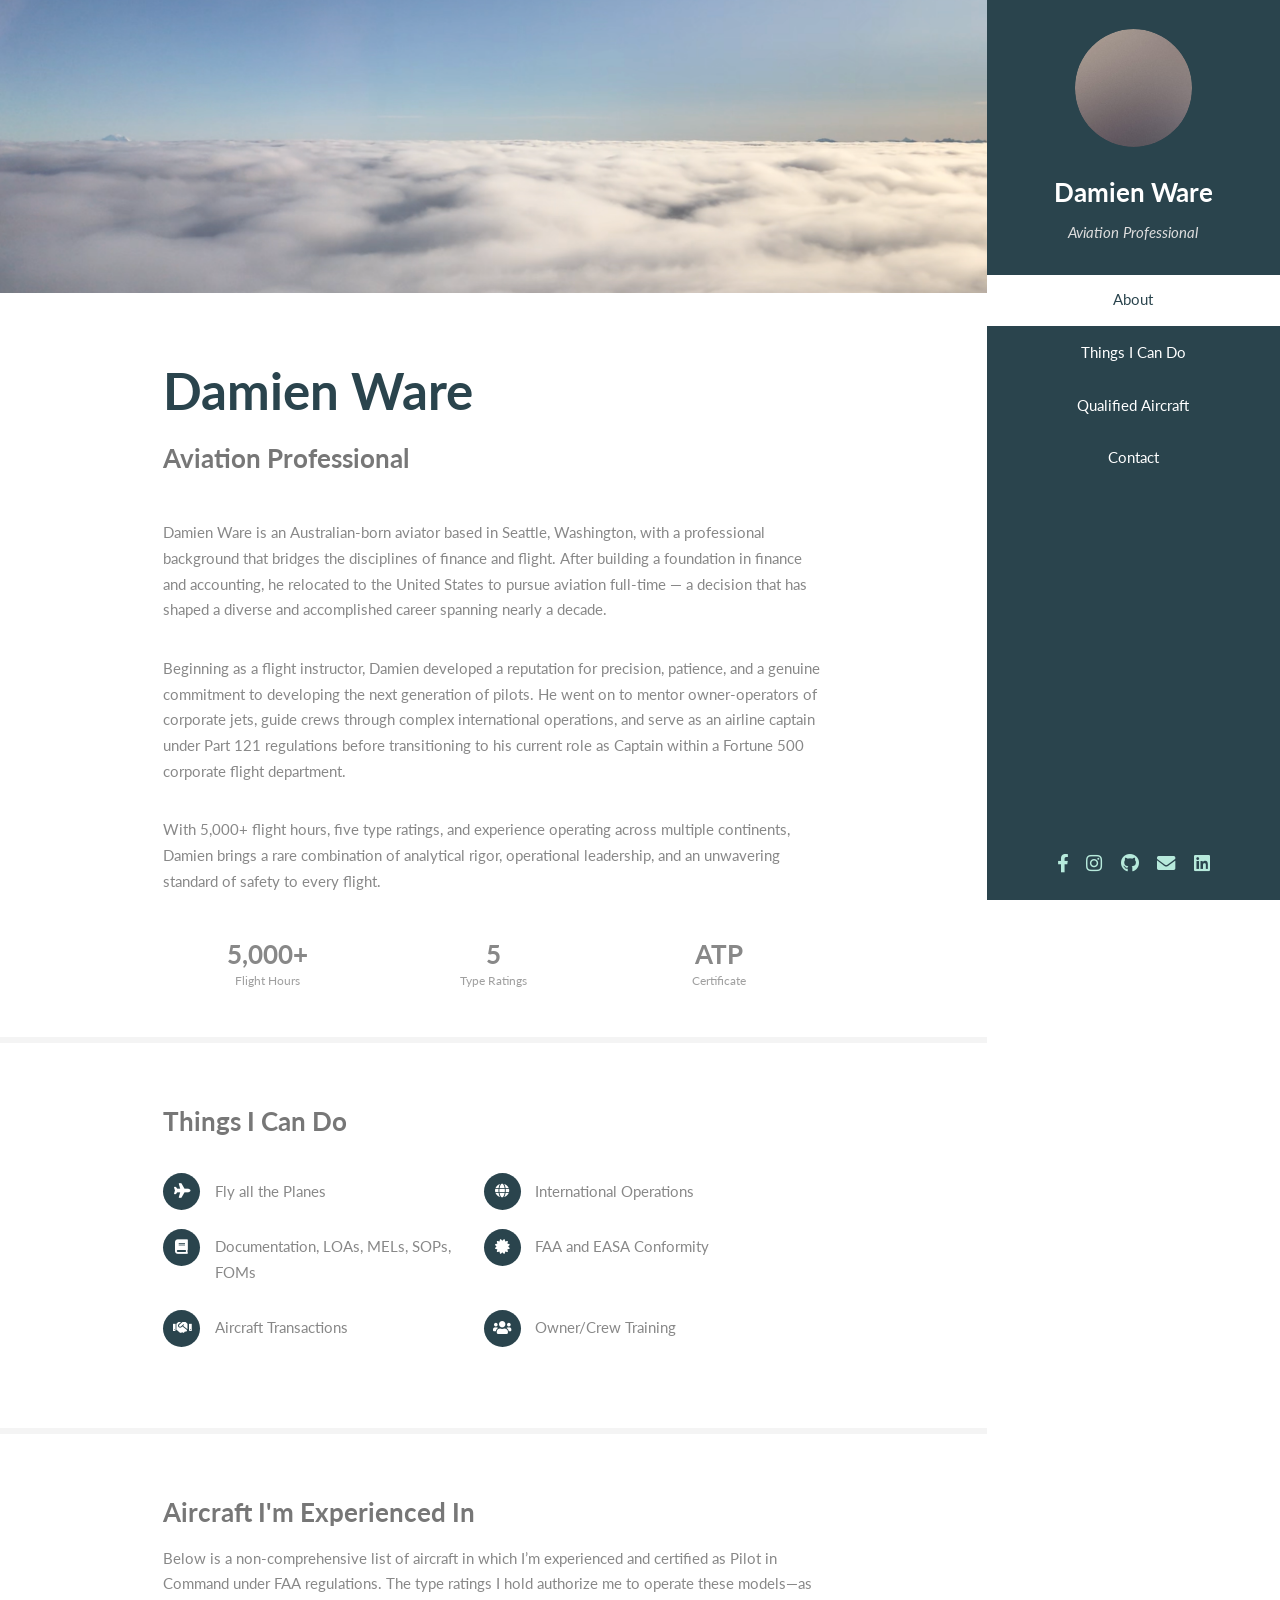
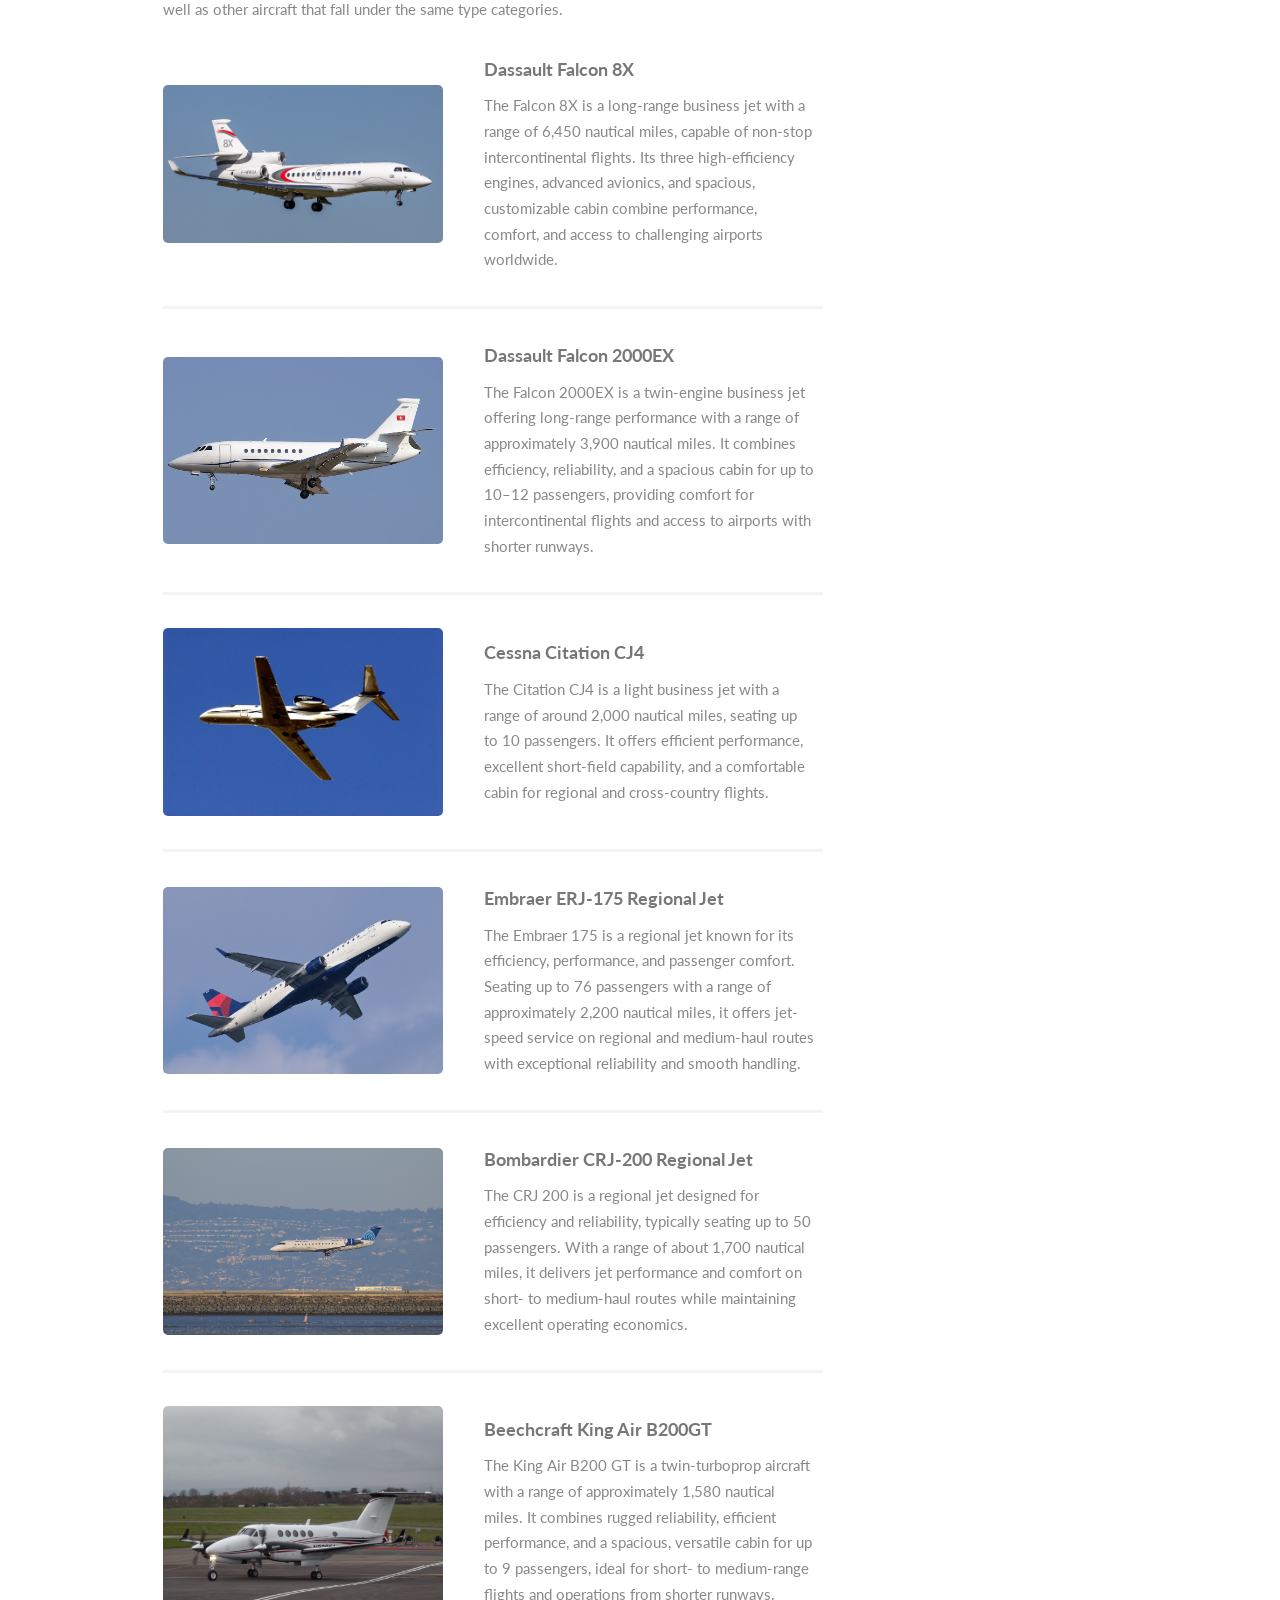
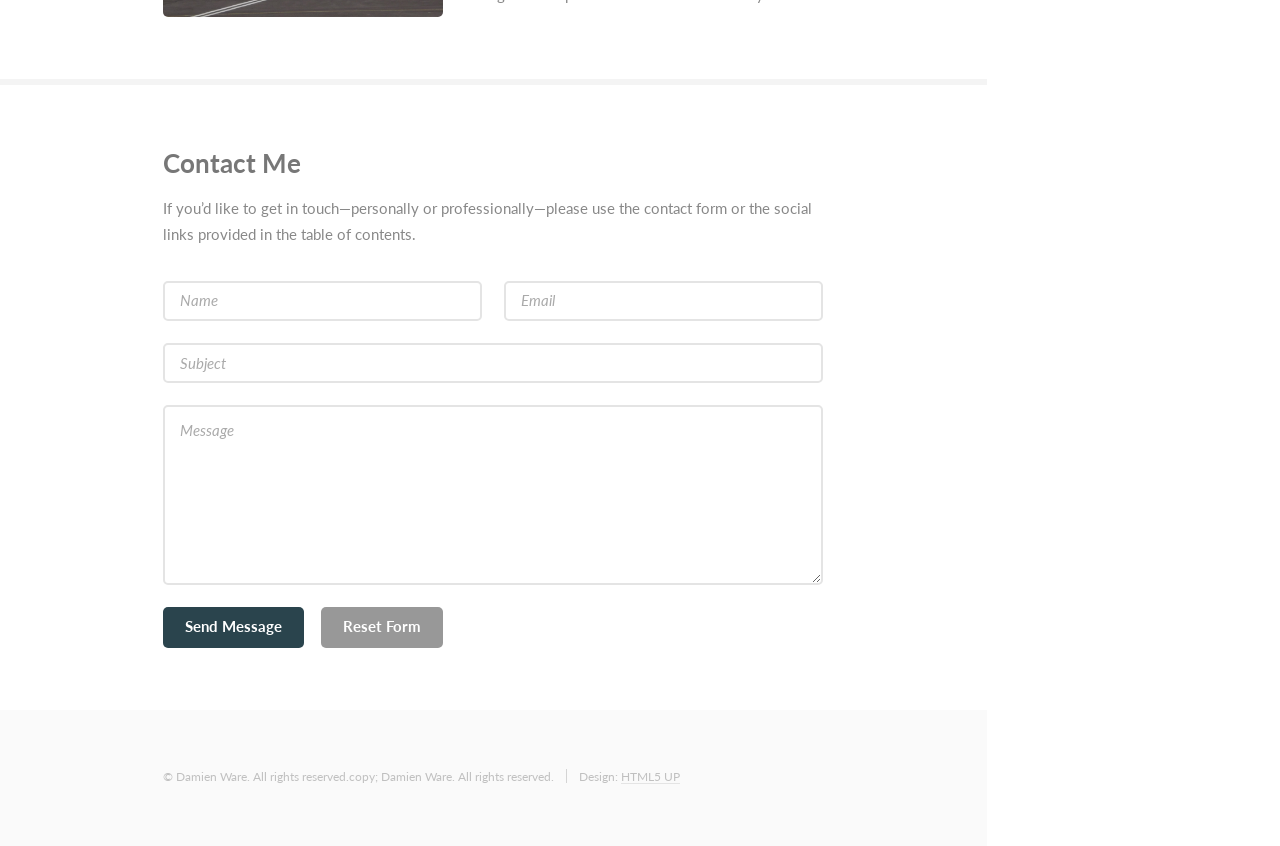
<file: index.html>
<!DOCTYPE HTML>

<html>
	<head>
		<title>Damien Ware | Aviation Professional</title>
		<meta charset="utf-8" />
		<meta name="viewport" content="width=device-width, initial-scale=1, user-scalable=no" />
    <meta name="description" content="Damien Ware — Australian-born aviation professional based in Seattle. ATP-certified pilot with 8,000+ flight hours, 6 type ratings, and experience spanning flight instruction, Part 121 airline operations, and Fortune 500 corporate flight departments." />
    <meta name="keywords" content="Damien Ware, aviation professional, ATP pilot, corporate pilot, Falcon 8X, flight instructor, Part 121, Seattle pilot" />
    <meta property="og:title" content="Damien Ware | Aviation Professional" />
    <meta property="og:description" content="ATP-certified pilot with 8,000+ hours and 6 type ratings. Experienced in corporate aviation, airline operations, and aircraft transactions." />
    <meta property="og:type" content="website" />
    <meta property="og:url" content="https://damienware.com" />
    <meta name="twitter:card" content="summary" />
    <meta name="twitter:title" content="Damien Ware | Aviation Professional" />
    <meta name="twitter:description" content="ATP-certified pilot with 8,000+ hours and 6 type ratings." />
		<link rel="stylesheet" href="assets/css/main.css" />
	</head>
	<body class="is-preload">

		<!-- Header -->
			<section id="header">
				<header>
					<span class="image avatar"><img src="images/avatar.jpg" alt="Damien Ware, Aviation Professional" /></span>
					<h1 id="logo"><a href="#">Damien Ware</a></h1>
					<p>Aviation Professional<br />
					</p>
				</header>
				<nav id="nav">
					<ul>
						<li><a href="#one" class="active">About</a></li>
						<li><a href="#two">Things I Can Do</a></li>
						<li><a href="#three">Qualified Aircraft</a></li>
						<li><a href="#four">Contact</a></li>
					</ul>
				</nav>
				<footer>
					<ul class="icons">
												<li><a href="#" class="icon brands fa-facebook-f"><span class="label">Facebook</span></a></li>
						<li><a href="#" class="icon brands fa-instagram"><span class="label">Instagram</span></a></li>
						<li><a href="https://github.com/teacup33q" class="icon brands fa-github"><span class="label">Github</span></a></li>
						<li><a href="mailto:d@mienware.com" class="icon solid fa-envelope"><span class="label">Email</span></a></li>
						<li><a href="https://www.linkedin.com/in/damien-ware/" class="icon brands fa-linkedin"><span class="label">Linkedin</span></a></li>
					</ul>
				</footer>
			</section>

		<!-- Wrapper -->
			<div id="wrapper">

				<!-- Main -->
					<div id="main">

						<!-- One -->
							<section id="one">
								<div class="image main" data-position="center">
									<img src="images/cloudtops.png" alt="Aerial view above the clouds" />
								</div>
								<div class="container">
									<header class="major">
										<h2>Damien Ware</h2>
										<p> Aviation Professional</p>
									</header>
									<p>Damien Ware is an Australian-born aviator based in Seattle, Washington, with a professional background that bridges the disciplines of finance and flight. After building a foundation in finance and accounting, he relocated to the United States to pursue aviation full-time — a decision that has shaped a diverse and accomplished career spanning nearly a decade.</p>
									<p>Beginning as a flight instructor, Damien developed a reputation for precision, patience, and a genuine commitment to developing the next generation of pilots. He went on to mentor owner-operators of corporate jets, guide crews through complex international operations, and serve as an airline captain under Part 121 regulations before transitioning to his current role as Captain within a Fortune 500 corporate flight department.</p>
									<p>With 5,000+ flight hours, five type ratings, and experience operating across multiple continents, Damien brings a rare combination of analytical rigor, operational leadership, and an unwavering standard of safety to every flight.</p>
                        <div style="display:flex;flex-wrap:wrap;gap:1.2em;margin-top:1.5em;">
                            <div style="flex:1;min-width:140px;background:rgba(255,255,255,0.07);border-radius:8px;padding:1em;text-align:center;">
                                <div style="font-size:1.8em;font-weight:700;">5,000+</div>
                                <div style="font-size:0.85em;opacity:0.8;">Flight Hours</div>
                            </div>
                            <div style="flex:1;min-width:140px;background:rgba(255,255,255,0.07);border-radius:8px;padding:1em;text-align:center;">
                                <div style="font-size:1.8em;font-weight:700;">5</div>
                                <div style="font-size:0.85em;opacity:0.8;">Type Ratings</div>
                            </div>
                            <div style="flex:1;min-width:140px;background:rgba(255,255,255,0.07);border-radius:8px;padding:1em;text-align:center;">
                                <div style="font-size:1.8em;font-weight:700;">ATP</div>
                                <div style="font-size:0.85em;opacity:0.8;">Certificate</div>
                            </div>

                        </div>
								</div>
							</section>

						<!-- Two -->
							<section id="two">
								<div class="container">
									<h3>Things I Can Do</h3>
									<p></p>
									<ul class="feature-icons">
										<li class="icon solid fa-plane">Fly all the Planes</li>
										<li class="icon solid fa-globe">International Operations</li>
										<li class="icon solid fa-book">Documentation, LOAs, MELs, SOPs, FOMs</li>
										<li class="icon solid fa-certificate">FAA and EASA Conformity</li>
										<li class="icon solid fa-handshake">Aircraft Transactions</li>
										<li class="icon solid fa-users">Owner/Crew Training</li>
									</ul>
								</div>
							</section>

						<!-- Three -->
							<section id="three">
								<div class="container">
									<h3>Aircraft I'm Experienced In</h3>
									<p>Below is a non-comprehensive list of aircraft in which I’m experienced and certified as Pilot in Command under FAA regulations. The type ratings I hold authorize me to operate these models—as well as other aircraft that fall under the same type categories. </p>
									<div class="features">
										<article>
											<a href="#" class="image"><img src="images/falcon8x.jpg" alt="Dassault Falcon 8X business jet" /></a>
											<div class="inner">
												<h4>Dassault Falcon 8X</h4>
												<p>The Falcon 8X is a long-range business jet with a range of 6,450 nautical miles, capable of non-stop intercontinental flights. Its three high-efficiency engines, advanced avionics, and spacious, customizable cabin combine performance, comfort, and access to challenging airports worldwide.</p>
											</div>
										</article>
										<article>
											<a href="#" class="image"><img src="images/falcon2000ex.jpg" alt="Dassault Falcon 2000EX business jet" /></a>
											<div class="inner">
												<h4>Dassault Falcon 2000EX</h4>
												<p>The Falcon 2000EX is a twin-engine business jet offering long-range performance with a range of approximately 3,900 nautical miles. It combines efficiency, reliability, and a spacious cabin for up to 10–12 passengers, providing comfort for intercontinental flights and access to airports with shorter runways.</p>
											</div>
										</article>
										<article>
											<a href="#" class="image"><img src="images/cj4.jpg" alt="Cessna Citation CJ4 business jet" /></a>
											<div class="inner">
												<h4>Cessna Citation CJ4</h4>
												<p>The Citation CJ4 is a light business jet with a range of around 2,000 nautical miles, seating up to 10 passengers. It offers efficient performance, excellent short-field capability, and a comfortable cabin for regional and cross-country flights.</p>
											</div>
										</article>
										<article>
											<a href="#" class="image"><img src="images/erj175.jpg" alt="Embraer 175 regional jet" /></a>
											<div class="inner">
												<h4>Embraer ERJ-175 Regional Jet</h4>
												<p>The Embraer 175 is a regional jet known for its efficiency, performance, and passenger comfort. Seating up to 76 passengers with a range of approximately 2,200 nautical miles, it offers jet-speed service on regional and medium-haul routes with exceptional reliability and smooth handling.</p>
											</div>
										</article>
										<article>
											<a href="#" class="image"><img src="images/crj200.jpg" alt="Canadair CRJ-200 regional jet" /></a>
											<div class="inner">
												<h4>Bombardier CRJ-200 Regional Jet</h4>
												<p>The CRJ 200 is a regional jet designed for efficiency and reliability, typically seating up to 50 passengers. With a range of about 1,700 nautical miles, it delivers jet performance and comfort on short- to medium-haul routes while maintaining excellent operating economics.</p>
											</div>
										</article>
										<article>
											<a href="#" class="image"><img src="images/kingair.jpg" alt="Beechcraft King Air B200GT turboprop" /></a>
											<div class="inner">
												<h4>Beechcraft King Air B200GT</h4>
												<p>The King Air B200 GT is a twin-turboprop aircraft with a range of approximately 1,580 nautical miles. It combines rugged reliability, efficient performance, and a spacious, versatile cabin for up to 9 passengers, ideal for short- to medium-range flights and operations from shorter runways.</p>
											</div>
										</article>
									</div>
								</div>
							</section>

						<!-- Four -->
							<section id="four">
								<div class="container">
									<h3>Contact Me</h3>
									<p>If you’d like to get in touch—personally or professionally—please use the contact form or the social links provided in the table of contents.</p>
									<form method="post" action="https://formsubmit.co/6003521ff4089c02b971f80e07d9766e">
									  <input type="text" name="_honey" style="display:none">
										<div class="row gtr-uniform">
											<div class="col-6 col-12-xsmall"><input type="text" name="name" id="name" placeholder="Name" /></div>
											<div class="col-6 col-12-xsmall"><input type="email" name="email" id="email" placeholder="Email" /></div>
											<div class="col-12"><input type="text" name="subject" id="subject" placeholder="Subject" /></div>
											<div class="col-12"><textarea name="message" id="message" placeholder="Message" rows="6"></textarea></div>
											<div class="col-12">
												<ul class="actions">
													<li><input type="submit" class="primary" value="Send Message" />
													<!-- Redirect after success -->
  <input type="hidden" name="_next" value="https://damienware.com/thankyou.html">
													</li>
													<li><input type="reset" value="Reset Form" /></li>
												</ul>
											</div>
										</div>
									</form>
								</div>
							</section>

						<!-- Five -->
						<!--
							<section id="five">
								<div class="container">
									<h3>Elements</h3>

									<section>
										<h4>Text</h4>
										<p>This is <b>bold</b> and this is <strong>strong</strong>. This is <i>italic</i> and this is <em>emphasized</em>.
										This is <sup>superscript</sup> text and this is <sub>subscript</sub> text.
										This is <u>underlined</u> and this is code: <code>for (;;) { ... }</code>. Finally, <a href="#">this is a link</a>.</p>
										<hr />
										<header>
											<h4>Heading with a Subtitle</h4>
											<p>Lorem ipsum dolor sit amet nullam id egestas urna aliquam</p>
										</header>
										<p>Nunc lacinia ante nunc ac lobortis. Interdum adipiscing gravida odio porttitor sem non mi integer non faucibus ornare mi ut ante amet placerat aliquet. Volutpat eu sed ante lacinia sapien lorem accumsan varius montes viverra nibh in adipiscing blandit tempus accumsan.</p>
										<header>
											<h5>Heading with a Subtitle</h5>
											<p>Lorem ipsum dolor sit amet nullam id egestas urna aliquam</p>
										</header>
										<p>Nunc lacinia ante nunc ac lobortis. Interdum adipiscing gravida odio porttitor sem non mi integer non faucibus ornare mi ut ante amet placerat aliquet. Volutpat eu sed ante lacinia sapien lorem accumsan varius montes viverra nibh in adipiscing blandit tempus accumsan.</p>
										<hr />
										<h2>Heading Level 2</h2>
										<h3>Heading Level 3</h3>
										<h4>Heading Level 4</h4>
										<h5>Heading Level 5</h5>
										<h6>Heading Level 6</h6>
										<hr />
										<h5>Blockquote</h5>
										<blockquote>Fringilla nisl. Donec accumsan interdum nisi, quis tincidunt felis sagittis eget tempus euismod. Vestibulum ante ipsum primis in faucibus vestibulum. Blandit adipiscing eu felis iaculis volutpat ac adipiscing accumsan faucibus. Vestibulum ante ipsum primis in faucibus lorem ipsum dolor sit amet nullam adipiscing eu felis.</blockquote>
										<h5>Preformatted</h5>
										<pre><code>i = 0;

while (!deck.isInOrder()) {
    print 'Iteration ' + i;
    deck.shuffle();
    i++;
}

print 'It took ' + i + ' iterations to sort the deck.';</code></pre>
									</section>

									<section>
										<h4>Lists</h4>
										<div class="row">
											<div class="col-6 col-12-xsmall">
												<h5>Unordered</h5>
												<ul>
													<li>Dolor pulvinar etiam magna etiam.</li>
													<li>Sagittis adipiscing lorem eleifend.</li>
													<li>Felis enim feugiat dolore viverra.</li>
												</ul>
												<h5>Alternate</h5>
												<ul class="alt">
													<li>Dolor pulvinar etiam magna etiam.</li>
													<li>Sagittis adipiscing lorem eleifend.</li>
													<li>Felis enim feugiat dolore viverra.</li>
												</ul>
											</div>
											<div class="col-6 col-12-xsmall">
												<h5>Ordered</h5>
												<ol>
													<li>Dolor pulvinar etiam magna etiam.</li>
													<li>Etiam vel felis at lorem sed viverra.</li>
													<li>Felis enim feugiat dolore viverra.</li>
													<li>Dolor pulvinar etiam magna etiam.</li>
													<li>Etiam vel felis at lorem sed viverra.</li>
													<li>Felis enim feugiat dolore viverra.</li>
												</ol>
												<h5>Icons</h5>
												<ul class="icons">
													<li><a href="#" class="icon brands fa-twitter"><span class="label">Twitter</span></a></li>
													<li><a href="#" class="icon brands fa-facebook-f"><span class="label">Facebook</span></a></li>
													<li><a href="#" class="icon brands fa-instagram"><span class="label">Instagram</span></a></li>
													<li><a href="#" class="icon brands fa-github"><span class="label">Github</span></a></li>
													<li><a href="#" class="icon brands fa-dribbble"><span class="label">Dribbble</span></a></li>
													<li><a href="#" class="icon brands fa-tumblr"><span class="label">Tumblr</span></a></li>
												</ul>
											</div>
										</div>
										<h5>Actions</h5>
										<ul class="actions">
											<li><a href="#" class="button primary">Default</a></li>
											<li><a href="#" class="button">Default</a></li>
											<li><a href="#" class="button alt">Default</a></li>
										</ul>
										<ul class="actions small">
											<li><a href="#" class="button primary small">Small</a></li>
											<li><a href="#" class="button small">Small</a></li>
											<li><a href="#" class="button alt small">Small</a></li>
										</ul>
										<div class="row">
											<div class="col-3 col-6-medium col-12-xsmall">
												<ul class="actions stacked">
													<li><a href="#" class="button primary">Default</a></li>
													<li><a href="#" class="button">Default</a></li>
													<li><a href="#" class="button alt">Default</a></li>
												</ul>
											</div>
											<div class="col-3 col-6 col-12-xsmall">
												<ul class="actions stacked">
													<li><a href="#" class="button primary small">Small</a></li>
													<li><a href="#" class="button small">Small</a></li>
													<li><a href="#" class="button alt small">Small</a></li>
												</ul>
											</div>
											<div class="col-3 col-6-medium col-12-xsmall">
												<ul class="actions stacked">
													<li><a href="#" class="button primary fit">Default</a></li>
													<li><a href="#" class="button fit">Default</a></li>
													<li><a href="#" class="button alt fit">Default</a></li>
												</ul>
											</div>
											<div class="col-3 col-6-medium col-12-xsmall">
												<ul class="actions stacked">
													<li><a href="#" class="button primary small fit">Small</a></li>
													<li><a href="#" class="button small fit">Small</a></li>
													<li><a href="#" class="button alt small fit">Small</a></li>
												</ul>
											</div>
										</div>
									</section>

									<section>
										<h4>Table</h4>
										<h5>Default</h5>
										<div class="table-wrapper">
											<table>
												<thead>
													<tr>
														<th>Name</th>
														<th>Description</th>
														<th>Price</th>
													</tr>
												</thead>
												<tbody>
													<tr>
														<td>Item One</td>
														<td>Ante turpis integer aliquet porttitor.</td>
														<td>29.99</td>
													</tr>
													<tr>
														<td>Item Two</td>
														<td>Vis ac commodo adipiscing arcu aliquet.</td>
														<td>19.99</td>
													</tr>
													<tr>
														<td>Item Three</td>
														<td> Morbi faucibus arcu accumsan lorem.</td>
														<td>29.99</td>
													</tr>
													<tr>
														<td>Item Four</td>
														<td>Vitae integer tempus condimentum.</td>
														<td>19.99</td>
													</tr>
													<tr>
														<td>Item Five</td>
														<td>Ante turpis integer aliquet porttitor.</td>
														<td>29.99</td>
													</tr>
												</tbody>
												<tfoot>
													<tr>
														<td colspan="2"></td>
														<td>100.00</td>
													</tr>
												</tfoot>
											</table>
										</div>

										<h5>Alternate</h5>
										<div class="table-wrapper">
											<table class="alt">
												<thead>
													<tr>
														<th>Name</th>
														<th>Description</th>
														<th>Price</th>
													</tr>
												</thead>
												<tbody>
													<tr>
														<td>Item One</td>
														<td>Ante turpis integer aliquet porttitor.</td>
														<td>29.99</td>
													</tr>
													<tr>
														<td>Item Two</td>
														<td>Vis ac commodo adipiscing arcu aliquet.</td>
														<td>19.99</td>
													</tr>
													<tr>
														<td>Item Three</td>
														<td> Morbi faucibus arcu accumsan lorem.</td>
														<td>29.99</td>
													</tr>
													<tr>
														<td>Item Four</td>
														<td>Vitae integer tempus condimentum.</td>
														<td>19.99</td>
													</tr>
													<tr>
														<td>Item Five</td>
														<td>Ante turpis integer aliquet porttitor.</td>
														<td>29.99</td>
													</tr>
												</tbody>
												<tfoot>
													<tr>
														<td colspan="2"></td>
														<td>100.00</td>
													</tr>
												</tfoot>
											</table>
										</div>
									</section>

									<section>
										<h4>Buttons</h4>
										<ul class="actions">
											<li><a href="#" class="button primary">Primary</a></li>
											<li><a href="#" class="button">Default</a></li>
											<li><a href="#" class="button alt">Alternate</a></li>
										</ul>
										<ul class="actions">
											<li><a href="#" class="button primary large">Large</a></li>
											<li><a href="#" class="button">Default</a></li>
											<li><a href="#" class="button alt small">Small</a></li>
										</ul>
										<ul class="actions fit">
											<li><a href="#" class="button primary fit">Fit</a></li>
											<li><a href="#" class="button fit">Fit</a></li>
											<li><a href="#" class="button alt fit">Fit</a></li>
										</ul>
										<ul class="actions fit small">
											<li><a href="#" class="button primary fit small">Fit + Small</a></li>
											<li><a href="#" class="button fit small">Fit + Small</a></li>
											<li><a href="#" class="button alt fit small">Fit + Small</a></li>
										</ul>
										<ul class="actions">
											<li><a href="#" class="button primary icon solid fa-download">Icon</a></li>
											<li><a href="#" class="button icon solid fa-download">Icon</a></li>
											<li><a href="#" class="button alt icon solid fa-check">Icon</a></li>
										</ul>
										<ul class="actions">
											<li><span class="button primary disabled">Primary</span></li>
											<li><span class="button disabled">Default</span></li>
											<li><span class="button alt disabled">Alternate</span></li>
										</ul>
									</section>

									<section>
										<h4>Form</h4>
										<form method="post" action="#">
											<div class="row gtr-uniform">
												<div class="col-6 col-12-xsmall">
													<input type="text" name="demo-name" id="demo-name" value="" placeholder="Name" />
												</div>
												<div class="col-6 col-12-xsmall">
													<input type="email" name="demo-email" id="demo-email" value="" placeholder="Email" />
												</div>
												<div class="col-12">
													<select name="demo-category" id="demo-category">
														<option value="">- Category -</option>
														<option value="1">Manufacturing</option>
														<option value="1">Shipping</option>
														<option value="1">Administration</option>
														<option value="1">Human Resources</option>
													</select>
												</div>
												<div class="col-4 col-12-medium">
													<input type="radio" id="demo-priority-low" name="demo-priority" checked>
													<label for="demo-priority-low">Low Priority</label>
												</div>
												<div class="col-4 col-12-medium">
													<input type="radio" id="demo-priority-normal" name="demo-priority">
													<label for="demo-priority-normal">Normal Priority</label>
												</div>
												<div class="col-4 col-12-medium">
													<input type="radio" id="demo-priority-high" name="demo-priority">
													<label for="demo-priority-high">High Priority</label>
												</div>
												<div class="col-6 col-12-medium">
													<input type="checkbox" id="demo-copy" name="demo-copy">
													<label for="demo-copy">Email me a copy of this message</label>
												</div>
												<div class="col-6 col-12-medium">
													<input type="checkbox" id="demo-human" name="demo-human" checked>
													<label for="demo-human">I am a human and not a robot</label>
												</div>
												<div class="col-12">
													<textarea name="demo-message" id="demo-message" placeholder="Enter your message" rows="6"></textarea>
												</div>
												<div class="col-12">
													<ul class="actions">
														<li><input type="submit" value="Send Message" /></li>
														<li><input type="reset" value="Reset" class="alt" /></li>
													</ul>
												</div>
											</div>
										</form>
									</section>

									<section>
										<h4>Image</h4>
										<h5>Fit</h5>
										<span class="image fit"><img src="images/cloudtops.png" alt="Aerial view above the clouds" /></span>
										<div class="box alt">
											<div class="row gtr-50 gtr-uniform">
												<div class="col-4"><span class="image fit"><img src="images/pic01.jpg" alt="Aviation photo" /></span></div>
												<div class="col-4"><span class="image fit"><img src="images/pic02.jpg" alt="Aviation photo" /></span></div>
												<div class="col-4"><span class="image fit"><img src="images/pic03.jpg" alt="Aviation photo" /></span></div>
												<div class="col-4"><span class="image fit"><img src="images/pic02.jpg" alt="Aviation photo" /></span></div>
												<div class="col-4"><span class="image fit"><img src="images/pic03.jpg" alt="Aviation photo" /></span></div>
												<div class="col-4"><span class="image fit"><img src="images/pic01.jpg" alt="Aviation photo" /></span></div>
												<div class="col-4"><span class="image fit"><img src="images/pic03.jpg" alt="Aviation photo" /></span></div>
												<div class="col-4"><span class="image fit"><img src="images/pic01.jpg" alt="Aviation photo" /></span></div>
												<div class="col-4"><span class="image fit"><img src="images/pic02.jpg" alt="Aviation photo" /></span></div>
											</div>
										</div>
										<h5>Left &amp; Right</h5>
										<p><span class="image left"><img src="images/avatar.jpg" alt="Damien Ware, Aviation Professional" /></span>Fringilla nisl. Donec accumsan interdum nisi, quis tincidunt felis sagittis eget. tempus euismod. Vestibulum ante ipsum primis in faucibus vestibulum. Blandit adipiscing eu felis iaculis volutpat ac adipiscing accumsan eu faucibus. Integer ac pellentesque praesent tincidunt felis sagittis eget. tempus euismod. Vestibulum ante ipsum primis in faucibus vestibulum. Blandit adipiscing eu felis iaculis volutpat ac adipiscing accumsan eu faucibus. Integer ac pellentesque praesent. Donec accumsan interdum nisi, quis tincidunt felis sagittis eget. tempus euismod. Vestibulum ante ipsum primis in faucibus vestibulum. Blandit adipiscing eu felis iaculis volutpat ac adipiscing accumsan eu faucibus. Integer ac pellentesque praesent tincidunt felis sagittis eget. tempus euismod. Vestibulum ante ipsum primis in faucibus vestibulum. Blandit adipiscing eu felis iaculis volutpat ac adipiscing accumsan eu faucibus. Integer ac pellentesque praesent.</p>
										<p><span class="image right"><img src="images/avatar.jpg" alt="Damien Ware, Aviation Professional" /></span>Fringilla nisl. Donec accumsan interdum nisi, quis tincidunt felis sagittis eget. tempus euismod. Vestibulum ante ipsum primis in faucibus vestibulum. Blandit adipiscing eu felis iaculis volutpat ac adipiscing accumsan eu faucibus. Integer ac pellentesque praesent tincidunt felis sagittis eget. tempus euismod. Vestibulum ante ipsum primis in faucibus vestibulum. Blandit adipiscing eu felis iaculis volutpat ac adipiscing accumsan eu faucibus. Integer ac pellentesque praesent. Donec accumsan interdum nisi, quis tincidunt felis sagittis eget. tempus euismod. Vestibulum ante ipsum primis in faucibus vestibulum. Blandit adipiscing eu felis iaculis volutpat ac adipiscing accumsan eu faucibus. Integer ac pellentesque praesent tincidunt felis sagittis eget. tempus euismod. Vestibulum ante ipsum primis in faucibus vestibulum. Blandit adipiscing eu felis iaculis volutpat ac adipiscing accumsan eu faucibus. Integer ac pellentesque praesent.</p>
									</section>

								</div>
							</section>
						-->

					</div>

				<!-- Footer -->
					<section id="footer">
						<div class="container">
							<ul class="copyright">
								<li>&copy; Damien Ware. All rights reserved.copy; Damien Ware. All rights reserved.</li><li>Design: <a href="http://html5up.net">HTML5 UP</a></li>
							</ul>
						</div>
					</section>

			</div>

		<!-- Scripts -->
			<script src="assets/js/jquery.min.js"></script>
			<script src="assets/js/jquery.scrollex.min.js"></script>
			<script src="assets/js/jquery.scrolly.min.js"></script>
			<script src="assets/js/browser.min.js"></script>
			<script src="assets/js/breakpoints.min.js"></script>
			<script src="assets/js/util.js"></script>
			<script src="assets/js/main.js"></script>

	</body>

</html>
</file>
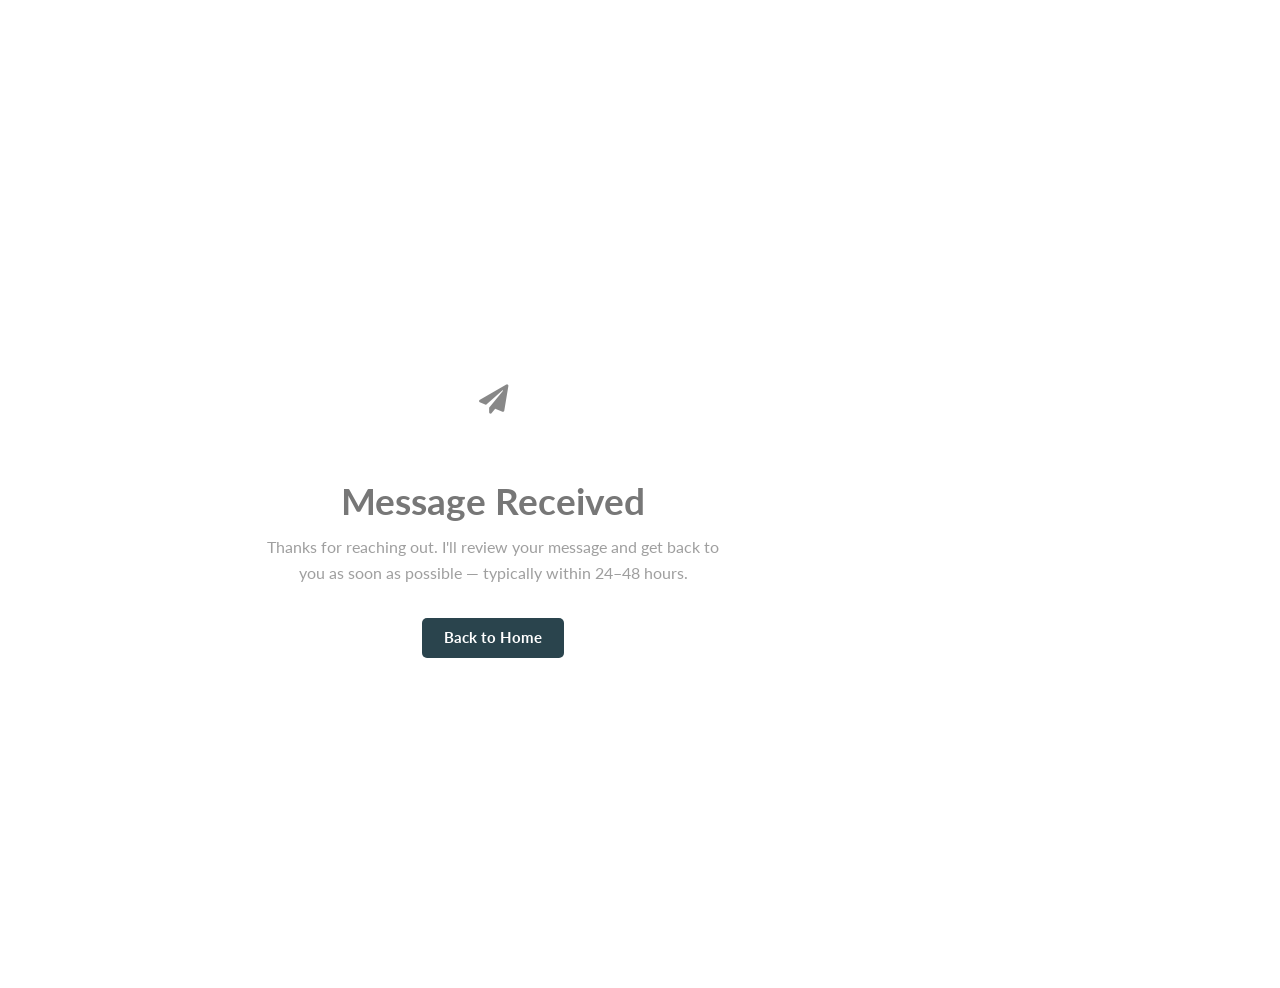
<file: thankyou.html>
<!DOCTYPE HTML>
<html>
	<head>
		<title>Thank You | Damien Ware</title>
		<meta charset="utf-8" />
		<meta name="viewport" content="width=device-width, initial-scale=1, user-scalable=no" />
		<link rel="stylesheet" href="assets/css/main.css" />
		<style>
			.thankyou-wrap {
				display: flex;
				flex-direction: column;
				align-items: center;
				justify-content: center;
				min-height: 100vh;
				text-align: center;
				padding: 2em;
			}
			.thankyou-wrap .icon-circle {
				width: 80px;
				height: 80px;
				border-radius: 50%;
				background: rgba(255,255,255,0.1);
				display: flex;
				align-items: center;
				justify-content: center;
				margin: 0 auto 1.5em;
				font-size: 2em;
			}
			.thankyou-wrap h1 {
				font-size: 2.5em;
				margin-bottom: 0.4em;
			}
			.thankyou-wrap p {
				font-size: 1.1em;
				opacity: 0.8;
				max-width: 480px;
				margin: 0 auto 2em;
			}
		</style>
	</head>
	<body class="is-preload">
		<div id="wrapper">
			<div id="main">
				<section>
					<div class="container">
						<div class="thankyou-wrap">
							<div class="icon-circle">
								<span class="icon solid fa-paper-plane"></span>
							</div>
							<h1>Message Received</h1>
							<p>Thanks for reaching out. I'll review your message and get back to you as soon as possible — typically within 24–48 hours.</p>
							<a href="index.html" class="button primary">Back to Home</a>
						</div>
					</div>
				</section>
			</div>
		</div>
		<script src="assets/js/jquery.min.js"></script>
		<script src="assets/js/browser.min.js"></script>
		<script src="assets/js/breakpoints.min.js"></script>
		<script src="assets/js/util.js"></script>
		<script src="assets/js/main.js"></script>
	</body>
</html>
</file>
<file: assets/css/main.css>
@import url("fontawesome-all.min.css");
@import url("https://fonts.googleapis.com/css?family=Lato:400,400italic,700,700italic|Source+Code+Pro:400");

/*
	Read Only by HTML5 UP
	html5up.net | @ajlkn
	Free for personal and commercial use under the CCA 3.0 license (html5up.net/license)
*/

html, body, div, span, applet, object,
iframe, h1, h2, h3, h4, h5, h6, p, blockquote,
pre, a, abbr, acronym, address, big, cite,
code, del, dfn, em, img, ins, kbd, q, s, samp,
small, strike, strong, sub, sup, tt, var, b,
u, i, center, dl, dt, dd, ol, ul, li, fieldset,
form, label, legend, table, caption, tbody,
tfoot, thead, tr, th, td, article, aside,
canvas, details, embed, figure, figcaption,
footer, header, hgroup, menu, nav, output, ruby,
section, summary, time, mark, audio, video {
	margin: 0;
	padding: 0;
	border: 0;
	font-size: 100%;
	font: inherit;
	vertical-align: baseline;}

article, aside, details, figcaption, figure,
footer, header, hgroup, menu, nav, section {
	display: block;}

body {
	line-height: 1;
}

ol, ul {
	list-style: none;
}

blockquote, q {
	quotes: none;
}

	blockquote:before, blockquote:after, q:before, q:after {
		content: '';
		content: none;
	}

table {
	border-collapse: collapse;
	border-spacing: 0;
}

body {
	-webkit-text-size-adjust: none;
}

mark {
	background-color: transparent;
	color: inherit;
}

input::-moz-focus-inner {
	border: 0;
	padding: 0;
}

input, select, textarea {
	-moz-appearance: none;
	-webkit-appearance: none;
	-ms-appearance: none;
	appearance: none;
}

/* Basic */

	html {
		box-sizing: border-box;
	}

	*, *:before, *:after {
		box-sizing: inherit;
	}

	body {
		background: #fff;
	}

		body.is-preload *, body.is-preload *:before, body.is-preload *:after {
			-moz-animation: none !important;
			-webkit-animation: none !important;
			-ms-animation: none !important;
			animation: none !important;
			-moz-transition: none !important;
			-webkit-transition: none !important;
			-ms-transition: none !important;
			transition: none !important;
		}

	body, input, select, textarea {
		color: #888;
		font-family: "Lato", sans-serif;
		font-size: 16pt;
		font-weight: 400;
		line-height: 1.75em;
	}

	a {
		-moz-transition: color 0.2s ease-in-out, border-color 0.2s ease-in-out;
		-webkit-transition: color 0.2s ease-in-out, border-color 0.2s ease-in-out;
		-ms-transition: color 0.2s ease-in-out, border-color 0.2s ease-in-out;
		transition: color 0.2s ease-in-out, border-color 0.2s ease-in-out;
		border-bottom: solid 1px #e4e4e4;
		color: inherit;
		text-decoration: none;
	}

		a:hover {
			border-bottom-color: transparent;
			color: #2A444D !important;
		}

	strong, b {
		color: #777;
		font-weight: 700;
	}

	em, i {
		font-style: italic;
	}

	p {
		margin: 0 0 2.25em 0;
	}

	h1, h2, h3, h4, h5, h6 {
		color: #777;
		font-weight: 700;
		line-height: 1em;
		margin: 0 0 0.5625em 0;
	}

		h1 a, h2 a, h3 a, h4 a, h5 a, h6 a {
			border: 0;
			color: inherit;
			text-decoration: none;
		}

	h2 {
		font-size: 2em;
		line-height: 1.5em;
	}

	h3 {
		font-size: 1.75em;
		line-height: 1.5em;
	}

	h4 {
		font-size: 1.25em;
		line-height: 1.5em;
	}

	h5 {
		font-size: 0.9em;
		line-height: 1.5em;
	}

	h6 {
		font-size: 0.7em;
		line-height: 1.5em;
	}

	sub {
		font-size: 0.8em;
		position: relative;
		top: 0.5em;
	}

	sup {
		font-size: 0.8em;
		position: relative;
		top: -0.5em;
	}

	hr {
		border: 0;
		border-bottom: solid 2px #f4f4f4;
		margin: 2.25em 0;
	}

		hr.major {
			margin: 3.375em 0;
		}

	blockquote {
		border-left: solid 8px #e4e4e4;
		font-style: italic;
		margin: 0 0 2.25em 0;
		padding: 0.5em 0 0.5em 2em;
	}

	code {
		background: #555;
		border-radius: 5px;
		color: #fff;
		font-family: "Source Code Pro", monospace;
		font-size: 0.9em;
		margin: 0 0.25em;
		padding: 0.25em 0.65em;
	}

	pre {
		font-family: "Source Code Pro", monospace;
		font-size: 0.9em;
		margin: 0 0 2.25em 0;
	}

		pre code {
			-webkit-overflow-scrolling: touch;
			display: block;
			line-height: 1.5em;
			overflow-x: auto;
			padding: 1em 1.5em;
		}

	.align-left {
		text-align: left;
	}

	.align-center {
		text-align: center;
	}

	.align-right {
		text-align: right;
	}

/* Row */

	.row {
		display: flex;
		flex-wrap: wrap;
		box-sizing: border-box;
		align-items: stretch;
	}

		.row > * {
			box-sizing: border-box;
		}

		.row.gtr-uniform > * > :last-child {
			margin-bottom: 0;
		}

		.row.aln-left {
			justify-content: flex-start;
		}

		.row.aln-center {
			justify-content: center;
		}

		.row.aln-right {
			justify-content: flex-end;
		}

		.row.aln-top {
			align-items: flex-start;
		}

		.row.aln-middle {
			align-items: center;
		}

		.row.aln-bottom {
			align-items: flex-end;
		}

		.row > .imp {
			order: -1;
		}

		.row > .col-1 {
			width: 8.33333%;
		}

		.row > .off-1 {
			margin-left: 8.33333%;
		}

		.row > .col-2 {
			width: 16.66667%;
		}

		.row > .off-2 {
			margin-left: 16.66667%;
		}

		.row > .col-3 {
			width: 25%;
		}

		.row > .off-3 {
			margin-left: 25%;
		}

		.row > .col-4 {
			width: 33.33333%;
		}

		.row > .off-4 {
			margin-left: 33.33333%;
		}

		.row > .col-5 {
			width: 41.66667%;
		}

		.row > .off-5 {
			margin-left: 41.66667%;
		}

		.row > .col-6 {
			width: 50%;
		}

		.row > .off-6 {
			margin-left: 50%;
		}

		.row > .col-7 {
			width: 58.33333%;
		}

		.row > .off-7 {
			margin-left: 58.33333%;
		}

		.row > .col-8 {
			width: 66.66667%;
		}

		.row > .off-8 {
			margin-left: 66.66667%;
		}

		.row > .col-9 {
			width: 75%;
		}

		.row > .off-9 {
			margin-left: 75%;
		}

		.row > .col-10 {
			width: 83.33333%;
		}

		.row > .off-10 {
			margin-left: 83.33333%;
		}

		.row > .col-11 {
			width: 91.66667%;
		}

		.row > .off-11 {
			margin-left: 91.66667%;
		}

		.row > .col-12 {
			width: 100%;
		}

		.row > .off-12 {
			margin-left: 100%;
		}

		.row.gtr-0 {
			margin-top: 0;
			margin-left: 0em;
		}

			.row.gtr-0 > * {
				padding: 0 0 0 0em;
			}

			.row.gtr-0.gtr-uniform {
				margin-top: 0em;
			}

				.row.gtr-0.gtr-uniform > * {
					padding-top: 0em;
				}

		.row.gtr-25 {
			margin-top: 0;
			margin-left: -0.5em;
		}

			.row.gtr-25 > * {
				padding: 0 0 0 0.5em;
			}

			.row.gtr-25.gtr-uniform {
				margin-top: -0.5em;
			}

				.row.gtr-25.gtr-uniform > * {
					padding-top: 0.5em;
				}

		.row.gtr-50 {
			margin-top: 0;
			margin-left: -1em;
		}

			.row.gtr-50 > * {
				padding: 0 0 0 1em;
			}

			.row.gtr-50.gtr-uniform {
				margin-top: -1em;
			}

				.row.gtr-50.gtr-uniform > * {
					padding-top: 1em;
				}

		.row {
			margin-top: 0;
			margin-left: -2em;
		}

			.row > * {
				padding: 0 0 0 2em;
			}

			.row.gtr-uniform {
				margin-top: -2em;
			}

				.row.gtr-uniform > * {
					padding-top: 2em;
				}

		.row.gtr-150 {
			margin-top: 0;
			margin-left: -3em;
		}

			.row.gtr-150 > * {
				padding: 0 0 0 3em;
			}

			.row.gtr-150.gtr-uniform {
				margin-top: -3em;
			}

				.row.gtr-150.gtr-uniform > * {
					padding-top: 3em;
				}

		.row.gtr-200 {
			margin-top: 0;
			margin-left: -4em;
		}

			.row.gtr-200 > * {
				padding: 0 0 0 4em;
			}

			.row.gtr-200.gtr-uniform {
				margin-top: -4em;
			}

				.row.gtr-200.gtr-uniform > * {
					padding-top: 4em;
				}

		@media screen and (max-width: 1680px) {

			.row {
				display: flex;
				flex-wrap: wrap;
				box-sizing: border-box;
				align-items: stretch;
			}

				.row > * {
					box-sizing: border-box;
				}

				.row.gtr-uniform > * > :last-child {
					margin-bottom: 0;
				}

				.row.aln-left {
					justify-content: flex-start;
				}

				.row.aln-center {
					justify-content: center;
				}

				.row.aln-right {
					justify-content: flex-end;
				}

				.row.aln-top {
					align-items: flex-start;
				}

				.row.aln-middle {
					align-items: center;
				}

				.row.aln-bottom {
					align-items: flex-end;
				}

				.row > .imp-xlarge {
					order: -1;
				}

				.row > .col-1-xlarge {
					width: 8.33333%;
				}

				.row > .off-1-xlarge {
					margin-left: 8.33333%;
				}

				.row > .col-2-xlarge {
					width: 16.66667%;
				}

				.row > .off-2-xlarge {
					margin-left: 16.66667%;
				}

				.row > .col-3-xlarge {
					width: 25%;
				}

				.row > .off-3-xlarge {
					margin-left: 25%;
				}

				.row > .col-4-xlarge {
					width: 33.33333%;
				}

				.row > .off-4-xlarge {
					margin-left: 33.33333%;
				}

				.row > .col-5-xlarge {
					width: 41.66667%;
				}

				.row > .off-5-xlarge {
					margin-left: 41.66667%;
				}

				.row > .col-6-xlarge {
					width: 50%;
				}

				.row > .off-6-xlarge {
					margin-left: 50%;
				}

				.row > .col-7-xlarge {
					width: 58.33333%;
				}

				.row > .off-7-xlarge {
					margin-left: 58.33333%;
				}

				.row > .col-8-xlarge {
					width: 66.66667%;
				}

				.row > .off-8-xlarge {
					margin-left: 66.66667%;
				}

				.row > .col-9-xlarge {
					width: 75%;
				}

				.row > .off-9-xlarge {
					margin-left: 75%;
				}

				.row > .col-10-xlarge {
					width: 83.33333%;
				}

				.row > .off-10-xlarge {
					margin-left: 83.33333%;
				}

				.row > .col-11-xlarge {
					width: 91.66667%;
				}

				.row > .off-11-xlarge {
					margin-left: 91.66667%;
				}

				.row > .col-12-xlarge {
					width: 100%;
				}

				.row > .off-12-xlarge {
					margin-left: 100%;
				}

				.row.gtr-0 {
					margin-top: 0;
					margin-left: 0em;
				}

					.row.gtr-0 > * {
						padding: 0 0 0 0em;
					}

					.row.gtr-0.gtr-uniform {
						margin-top: 0em;
					}

						.row.gtr-0.gtr-uniform > * {
							padding-top: 0em;
						}

				.row.gtr-25 {
					margin-top: 0;
					margin-left: -0.5em;
				}

					.row.gtr-25 > * {
						padding: 0 0 0 0.5em;
					}

					.row.gtr-25.gtr-uniform {
						margin-top: -0.5em;
					}

						.row.gtr-25.gtr-uniform > * {
							padding-top: 0.5em;
						}

				.row.gtr-50 {
					margin-top: 0;
					margin-left: -1em;
				}

					.row.gtr-50 > * {
						padding: 0 0 0 1em;
					}

					.row.gtr-50.gtr-uniform {
						margin-top: -1em;
					}

						.row.gtr-50.gtr-uniform > * {
							padding-top: 1em;
						}

				.row {
					margin-top: 0;
					margin-left: -2em;
				}

					.row > * {
						padding: 0 0 0 2em;
					}

					.row.gtr-uniform {
						margin-top: -2em;
					}

						.row.gtr-uniform > * {
							padding-top: 2em;
						}

				.row.gtr-150 {
					margin-top: 0;
					margin-left: -3em;
				}

					.row.gtr-150 > * {
						padding: 0 0 0 3em;
					}

					.row.gtr-150.gtr-uniform {
						margin-top: -3em;
					}

						.row.gtr-150.gtr-uniform > * {
							padding-top: 3em;
						}

				.row.gtr-200 {
					margin-top: 0;
					margin-left: -4em;
				}

					.row.gtr-200 > * {
						padding: 0 0 0 4em;
					}

					.row.gtr-200.gtr-uniform {
						margin-top: -4em;
					}

						.row.gtr-200.gtr-uniform > * {
							padding-top: 4em;
						}

		}

		@media screen and (max-width: 1280px) {

			.row {
				display: flex;
				flex-wrap: wrap;
				box-sizing: border-box;
				align-items: stretch;
			}

				.row > * {
					box-sizing: border-box;
				}

				.row.gtr-uniform > * > :last-child {
					margin-bottom: 0;
				}

				.row.aln-left {
					justify-content: flex-start;
				}

				.row.aln-center {
					justify-content: center;
				}

				.row.aln-right {
					justify-content: flex-end;
				}

				.row.aln-top {
					align-items: flex-start;
				}

				.row.aln-middle {
					align-items: center;
				}

				.row.aln-bottom {
					align-items: flex-end;
				}

				.row > .imp-large {
					order: -1;
				}

				.row > .col-1-large {
					width: 8.33333%;
				}

				.row > .off-1-large {
					margin-left: 8.33333%;
				}

				.row > .col-2-large {
					width: 16.66667%;
				}

				.row > .off-2-large {
					margin-left: 16.66667%;
				}

				.row > .col-3-large {
					width: 25%;
				}

				.row > .off-3-large {
					margin-left: 25%;
				}

				.row > .col-4-large {
					width: 33.33333%;
				}

				.row > .off-4-large {
					margin-left: 33.33333%;
				}

				.row > .col-5-large {
					width: 41.66667%;
				}

				.row > .off-5-large {
					margin-left: 41.66667%;
				}

				.row > .col-6-large {
					width: 50%;
				}

				.row > .off-6-large {
					margin-left: 50%;
				}

				.row > .col-7-large {
					width: 58.33333%;
				}

				.row > .off-7-large {
					margin-left: 58.33333%;
				}

				.row > .col-8-large {
					width: 66.66667%;
				}

				.row > .off-8-large {
					margin-left: 66.66667%;
				}

				.row > .col-9-large {
					width: 75%;
				}

				.row > .off-9-large {
					margin-left: 75%;
				}

				.row > .col-10-large {
					width: 83.33333%;
				}

				.row > .off-10-large {
					margin-left: 83.33333%;
				}

				.row > .col-11-large {
					width: 91.66667%;
				}

				.row > .off-11-large {
					margin-left: 91.66667%;
				}

				.row > .col-12-large {
					width: 100%;
				}

				.row > .off-12-large {
					margin-left: 100%;
				}

				.row.gtr-0 {
					margin-top: 0;
					margin-left: 0em;
				}

					.row.gtr-0 > * {
						padding: 0 0 0 0em;
					}

					.row.gtr-0.gtr-uniform {
						margin-top: 0em;
					}

						.row.gtr-0.gtr-uniform > * {
							padding-top: 0em;
						}

				.row.gtr-25 {
					margin-top: 0;
					margin-left: -0.375em;
				}

					.row.gtr-25 > * {
						padding: 0 0 0 0.375em;
					}

					.row.gtr-25.gtr-uniform {
						margin-top: -0.375em;
					}

						.row.gtr-25.gtr-uniform > * {
							padding-top: 0.375em;
						}

				.row.gtr-50 {
					margin-top: 0;
					margin-left: -0.75em;
				}

					.row.gtr-50 > * {
						padding: 0 0 0 0.75em;
					}

					.row.gtr-50.gtr-uniform {
						margin-top: -0.75em;
					}

						.row.gtr-50.gtr-uniform > * {
							padding-top: 0.75em;
						}

				.row {
					margin-top: 0;
					margin-left: -1.5em;
				}

					.row > * {
						padding: 0 0 0 1.5em;
					}

					.row.gtr-uniform {
						margin-top: -1.5em;
					}

						.row.gtr-uniform > * {
							padding-top: 1.5em;
						}

				.row.gtr-150 {
					margin-top: 0;
					margin-left: -2.25em;
				}

					.row.gtr-150 > * {
						padding: 0 0 0 2.25em;
					}

					.row.gtr-150.gtr-uniform {
						margin-top: -2.25em;
					}

						.row.gtr-150.gtr-uniform > * {
							padding-top: 2.25em;
						}

				.row.gtr-200 {
					margin-top: 0;
					margin-left: -3em;
				}

					.row.gtr-200 > * {
						padding: 0 0 0 3em;
					}

					.row.gtr-200.gtr-uniform {
						margin-top: -3em;
					}

						.row.gtr-200.gtr-uniform > * {
							padding-top: 3em;
						}

		}

		@media screen and (max-width: 1024px) {

			.row {
				display: flex;
				flex-wrap: wrap;
				box-sizing: border-box;
				align-items: stretch;
			}

				.row > * {
					box-sizing: border-box;
				}

				.row.gtr-uniform > * > :last-child {
					margin-bottom: 0;
				}

				.row.aln-left {
					justify-content: flex-start;
				}

				.row.aln-center {
					justify-content: center;
				}

				.row.aln-right {
					justify-content: flex-end;
				}

				.row.aln-top {
					align-items: flex-start;
				}

				.row.aln-middle {
					align-items: center;
				}

				.row.aln-bottom {
					align-items: flex-end;
				}

				.row > .imp-medium {
					order: -1;
				}

				.row > .col-1-medium {
					width: 8.33333%;
				}

				.row > .off-1-medium {
					margin-left: 8.33333%;
				}

				.row > .col-2-medium {
					width: 16.66667%;
				}

				.row > .off-2-medium {
					margin-left: 16.66667%;
				}

				.row > .col-3-medium {
					width: 25%;
				}

				.row > .off-3-medium {
					margin-left: 25%;
				}

				.row > .col-4-medium {
					width: 33.33333%;
				}

				.row > .off-4-medium {
					margin-left: 33.33333%;
				}

				.row > .col-5-medium {
					width: 41.66667%;
				}

				.row > .off-5-medium {
					margin-left: 41.66667%;
				}

				.row > .col-6-medium {
					width: 50%;
				}

				.row > .off-6-medium {
					margin-left: 50%;
				}

				.row > .col-7-medium {
					width: 58.33333%;
				}

				.row > .off-7-medium {
					margin-left: 58.33333%;
				}

				.row > .col-8-medium {
					width: 66.66667%;
				}

				.row > .off-8-medium {
					margin-left: 66.66667%;
				}

				.row > .col-9-medium {
					width: 75%;
				}

				.row > .off-9-medium {
					margin-left: 75%;
				}

				.row > .col-10-medium {
					width: 83.33333%;
				}

				.row > .off-10-medium {
					margin-left: 83.33333%;
				}

				.row > .col-11-medium {
					width: 91.66667%;
				}

				.row > .off-11-medium {
					margin-left: 91.66667%;
				}

				.row > .col-12-medium {
					width: 100%;
				}

				.row > .off-12-medium {
					margin-left: 100%;
				}

				.row.gtr-0 {
					margin-top: 0;
					margin-left: 0em;
				}

					.row.gtr-0 > * {
						padding: 0 0 0 0em;
					}

					.row.gtr-0.gtr-uniform {
						margin-top: 0em;
					}

						.row.gtr-0.gtr-uniform > * {
							padding-top: 0em;
						}

				.row.gtr-25 {
					margin-top: 0;
					margin-left: -0.375em;
				}

					.row.gtr-25 > * {
						padding: 0 0 0 0.375em;
					}

					.row.gtr-25.gtr-uniform {
						margin-top: -0.375em;
					}

						.row.gtr-25.gtr-uniform > * {
							padding-top: 0.375em;
						}

				.row.gtr-50 {
					margin-top: 0;
					margin-left: -0.75em;
				}

					.row.gtr-50 > * {
						padding: 0 0 0 0.75em;
					}

					.row.gtr-50.gtr-uniform {
						margin-top: -0.75em;
					}

						.row.gtr-50.gtr-uniform > * {
							padding-top: 0.75em;
						}

				.row {
					margin-top: 0;
					margin-left: -1.5em;
				}

					.row > * {
						padding: 0 0 0 1.5em;
					}

					.row.gtr-uniform {
						margin-top: -1.5em;
					}

						.row.gtr-uniform > * {
							padding-top: 1.5em;
						}

				.row.gtr-150 {
					margin-top: 0;
					margin-left: -2.25em;
				}

					.row.gtr-150 > * {
						padding: 0 0 0 2.25em;
					}

					.row.gtr-150.gtr-uniform {
						margin-top: -2.25em;
					}

						.row.gtr-150.gtr-uniform > * {
							padding-top: 2.25em;
						}

				.row.gtr-200 {
					margin-top: 0;
					margin-left: -3em;
				}

					.row.gtr-200 > * {
						padding: 0 0 0 3em;
					}

					.row.gtr-200.gtr-uniform {
						margin-top: -3em;
					}

						.row.gtr-200.gtr-uniform > * {
							padding-top: 3em;
						}

		}

		@media screen and (max-width: 736px) {

			.row {
				display: flex;
				flex-wrap: wrap;
				box-sizing: border-box;
				align-items: stretch;
			}

				.row > * {
					box-sizing: border-box;
				}

				.row.gtr-uniform > * > :last-child {
					margin-bottom: 0;
				}

				.row.aln-left {
					justify-content: flex-start;
				}

				.row.aln-center {
					justify-content: center;
				}

				.row.aln-right {
					justify-content: flex-end;
				}

				.row.aln-top {
					align-items: flex-start;
				}

				.row.aln-middle {
					align-items: center;
				}

				.row.aln-bottom {
					align-items: flex-end;
				}

				.row > .imp-small {
					order: -1;
				}

				.row > .col-1-small {
					width: 8.33333%;
				}

				.row > .off-1-small {
					margin-left: 8.33333%;
				}

				.row > .col-2-small {
					width: 16.66667%;
				}

				.row > .off-2-small {
					margin-left: 16.66667%;
				}

				.row > .col-3-small {
					width: 25%;
				}

				.row > .off-3-small {
					margin-left: 25%;
				}

				.row > .col-4-small {
					width: 33.33333%;
				}

				.row > .off-4-small {
					margin-left: 33.33333%;
				}

				.row > .col-5-small {
					width: 41.66667%;
				}

				.row > .off-5-small {
					margin-left: 41.66667%;
				}

				.row > .col-6-small {
					width: 50%;
				}

				.row > .off-6-small {
					margin-left: 50%;
				}

				.row > .col-7-small {
					width: 58.33333%;
				}

				.row > .off-7-small {
					margin-left: 58.33333%;
				}

				.row > .col-8-small {
					width: 66.66667%;
				}

				.row > .off-8-small {
					margin-left: 66.66667%;
				}

				.row > .col-9-small {
					width: 75%;
				}

				.row > .off-9-small {
					margin-left: 75%;
				}

				.row > .col-10-small {
					width: 83.33333%;
				}

				.row > .off-10-small {
					margin-left: 83.33333%;
				}

				.row > .col-11-small {
					width: 91.66667%;
				}

				.row > .off-11-small {
					margin-left: 91.66667%;
				}

				.row > .col-12-small {
					width: 100%;
				}

				.row > .off-12-small {
					margin-left: 100%;
				}

				.row.gtr-0 {
					margin-top: 0;
					margin-left: 0em;
				}

					.row.gtr-0 > * {
						padding: 0 0 0 0em;
					}

					.row.gtr-0.gtr-uniform {
						margin-top: 0em;
					}

						.row.gtr-0.gtr-uniform > * {
							padding-top: 0em;
						}

				.row.gtr-25 {
					margin-top: 0;
					margin-left: -0.3125em;
				}

					.row.gtr-25 > * {
						padding: 0 0 0 0.3125em;
					}

					.row.gtr-25.gtr-uniform {
						margin-top: -0.3125em;
					}

						.row.gtr-25.gtr-uniform > * {
							padding-top: 0.3125em;
						}

				.row.gtr-50 {
					margin-top: 0;
					margin-left: -0.625em;
				}

					.row.gtr-50 > * {
						padding: 0 0 0 0.625em;
					}

					.row.gtr-50.gtr-uniform {
						margin-top: -0.625em;
					}

						.row.gtr-50.gtr-uniform > * {
							padding-top: 0.625em;
						}

				.row {
					margin-top: 0;
					margin-left: -1.25em;
				}

					.row > * {
						padding: 0 0 0 1.25em;
					}

					.row.gtr-uniform {
						margin-top: -1.25em;
					}

						.row.gtr-uniform > * {
							padding-top: 1.25em;
						}

				.row.gtr-150 {
					margin-top: 0;
					margin-left: -1.875em;
				}

					.row.gtr-150 > * {
						padding: 0 0 0 1.875em;
					}

					.row.gtr-150.gtr-uniform {
						margin-top: -1.875em;
					}

						.row.gtr-150.gtr-uniform > * {
							padding-top: 1.875em;
						}

				.row.gtr-200 {
					margin-top: 0;
					margin-left: -2.5em;
				}

					.row.gtr-200 > * {
						padding: 0 0 0 2.5em;
					}

					.row.gtr-200.gtr-uniform {
						margin-top: -2.5em;
					}

						.row.gtr-200.gtr-uniform > * {
							padding-top: 2.5em;
						}

		}

		@media screen and (max-width: 480px) {

			.row {
				display: flex;
				flex-wrap: wrap;
				box-sizing: border-box;
				align-items: stretch;
			}

				.row > * {
					box-sizing: border-box;
				}

				.row.gtr-uniform > * > :last-child {
					margin-bottom: 0;
				}

				.row.aln-left {
					justify-content: flex-start;
				}

				.row.aln-center {
					justify-content: center;
				}

				.row.aln-right {
					justify-content: flex-end;
				}

				.row.aln-top {
					align-items: flex-start;
				}

				.row.aln-middle {
					align-items: center;
				}

				.row.aln-bottom {
					align-items: flex-end;
				}

				.row > .imp-xsmall {
					order: -1;
				}

				.row > .col-1-xsmall {
					width: 8.33333%;
				}

				.row > .off-1-xsmall {
					margin-left: 8.33333%;
				}

				.row > .col-2-xsmall {
					width: 16.66667%;
				}

				.row > .off-2-xsmall {
					margin-left: 16.66667%;
				}

				.row > .col-3-xsmall {
					width: 25%;
				}

				.row > .off-3-xsmall {
					margin-left: 25%;
				}

				.row > .col-4-xsmall {
					width: 33.33333%;
				}

				.row > .off-4-xsmall {
					margin-left: 33.33333%;
				}

				.row > .col-5-xsmall {
					width: 41.66667%;
				}

				.row > .off-5-xsmall {
					margin-left: 41.66667%;
				}

				.row > .col-6-xsmall {
					width: 50%;
				}

				.row > .off-6-xsmall {
					margin-left: 50%;
				}

				.row > .col-7-xsmall {
					width: 58.33333%;
				}

				.row > .off-7-xsmall {
					margin-left: 58.33333%;
				}

				.row > .col-8-xsmall {
					width: 66.66667%;
				}

				.row > .off-8-xsmall {
					margin-left: 66.66667%;
				}

				.row > .col-9-xsmall {
					width: 75%;
				}

				.row > .off-9-xsmall {
					margin-left: 75%;
				}

				.row > .col-10-xsmall {
					width: 83.33333%;
				}

				.row > .off-10-xsmall {
					margin-left: 83.33333%;
				}

				.row > .col-11-xsmall {
					width: 91.66667%;
				}

				.row > .off-11-xsmall {
					margin-left: 91.66667%;
				}

				.row > .col-12-xsmall {
					width: 100%;
				}

				.row > .off-12-xsmall {
					margin-left: 100%;
				}

				.row.gtr-0 {
					margin-top: 0;
					margin-left: 0em;
				}

					.row.gtr-0 > * {
						padding: 0 0 0 0em;
					}

					.row.gtr-0.gtr-uniform {
						margin-top: 0em;
					}

						.row.gtr-0.gtr-uniform > * {
							padding-top: 0em;
						}

				.row.gtr-25 {
					margin-top: 0;
					margin-left: -0.3125em;
				}

					.row.gtr-25 > * {
						padding: 0 0 0 0.3125em;
					}

					.row.gtr-25.gtr-uniform {
						margin-top: -0.3125em;
					}

						.row.gtr-25.gtr-uniform > * {
							padding-top: 0.3125em;
						}

				.row.gtr-50 {
					margin-top: 0;
					margin-left: -0.625em;
				}

					.row.gtr-50 > * {
						padding: 0 0 0 0.625em;
					}

					.row.gtr-50.gtr-uniform {
						margin-top: -0.625em;
					}

						.row.gtr-50.gtr-uniform > * {
							padding-top: 0.625em;
						}

				.row {
					margin-top: 0;
					margin-left: -1.25em;
				}

					.row > * {
						padding: 0 0 0 1.25em;
					}

					.row.gtr-uniform {
						margin-top: -1.25em;
					}

						.row.gtr-uniform > * {
							padding-top: 1.25em;
						}

				.row.gtr-150 {
					margin-top: 0;
					margin-left: -1.875em;
				}

					.row.gtr-150 > * {
						padding: 0 0 0 1.875em;
					}

					.row.gtr-150.gtr-uniform {
						margin-top: -1.875em;
					}

						.row.gtr-150.gtr-uniform > * {
							padding-top: 1.875em;
						}

				.row.gtr-200 {
					margin-top: 0;
					margin-left: -2.5em;
				}

					.row.gtr-200 > * {
						padding: 0 0 0 2.5em;
					}

					.row.gtr-200.gtr-uniform {
						margin-top: -2.5em;
					}

						.row.gtr-200.gtr-uniform > * {
							padding-top: 2.5em;
						}

		}

/* Container */

	.container {
		margin: 0 auto;
		max-width: calc(100% - 4.5em);
		width: 45em;
	}

		.container.xsmall {
			width: 11.25em;
		}

		.container.small {
			width: 22.5em;
		}

		.container.medium {
			width: 33.75em;
		}

		.container.large {
			width: 56.25em;
		}

		.container.xlarge {
			width: 67.5em;
		}

		.container.max {
			width: 100%;
		}

		@media screen and (max-width: 1024px) {

			.container {
				width: 100% !important;
			}

		}

		@media screen and (max-width: 480px) {

			.container {
				max-width: calc(100% - 3.375em);
			}

		}

/* Section/Article */

	section.special, article.special {
		text-align: center;
	}

	header p {
		color: #aaa;
		position: relative;
		margin: 0 0 1.6875em 0;
	}

	header h2 + p {
		font-size: 1.25em;
		margin-top: -0.5em;
		line-height: 1.5em;
	}

	header h3 + p {
		font-size: 1.1em;
		margin-top: -0.35em;
		line-height: 1.5em;
	}

	header h4 + p,
	header h5 + p,
	header h6 + p {
		font-size: 0.9em;
		margin-top: -0.25em;
		line-height: 1.5em;
	}

	header.major h2 {
		color: #2A444D;
		font-size: 3.5em;
	}

		header.major h2 + p {
			color: #777;
			font-size: 1.75em;
			font-weight: 700;
			margin-top: -0.75em;
		}

/* Form */

	form {
		margin: 0 0 2.25em 0;
	}

	label {
		color: #777;
		display: block;
		font-size: 0.9em;
		font-weight: 700;
		margin: 0 0 1.125em 0;
	}

	input::-moz-focus-inner {
		border: 0;
		padding: 0;
	}

	input[type="text"],
	input[type="password"],
	input[type="email"],
	select,
	textarea {
		-moz-appearance: none;
		-webkit-appearance: none;
		-ms-appearance: none;
		appearance: none;
		border-radius: 5px;
		border: none;
		border: solid 2px #e4e4e4;
		color: inherit;
		display: block;
		outline: 0;
		padding: 0 1em;
		text-decoration: none;
		width: 100%;
	}

		input[type="text"]:invalid,
		input[type="password"]:invalid,
		input[type="email"]:invalid,
		select:invalid,
		textarea:invalid {
			box-shadow: none;
		}

		input[type="text"]:focus,
		input[type="password"]:focus,
		input[type="email"]:focus,
		select:focus,
		textarea:focus {
			border-color: #2A444D;
		}

	select {
		background-image: url("data:image/svg+xml;charset=utf8,%3Csvg xmlns='http://www.w3.org/2000/svg' width='40' height='40' preserveAspectRatio='none' viewBox='0 0 40 40'%3E%3Cpath d='M9.4,12.3l10.4,10.4l10.4-10.4c0.2-0.2,0.5-0.4,0.9-0.4c0.3,0,0.6,0.1,0.9,0.4l3.3,3.3c0.2,0.2,0.4,0.5,0.4,0.9 c0,0.4-0.1,0.6-0.4,0.9L20.7,31.9c-0.2,0.2-0.5,0.4-0.9,0.4c-0.3,0-0.6-0.1-0.9-0.4L4.3,17.3c-0.2-0.2-0.4-0.5-0.4-0.9 c0-0.4,0.1-0.6,0.4-0.9l3.3-3.3c0.2-0.2,0.5-0.4,0.9-0.4S9.1,12.1,9.4,12.3z' fill='%23e4e4e4' /%3E%3C/svg%3E");
		background-size: 1.25em;
		background-repeat: no-repeat;
		background-position: calc(100% - 1em) center;
		height: 2.75em;
		padding-right: 2.75em;
		text-overflow: ellipsis;
	}

		select option {
			color: #777;
			background: #fff;
		}

		select:focus::-ms-value {
			background-color: transparent;
		}

		select::-ms-expand {
			display: none;
		}

	input[type="text"],
	input[type="password"],
	input[type="email"],
	select {
		height: 2.75em;
	}

	textarea {
		padding: 0.75em 1em;
	}

	input[type="checkbox"],
	input[type="radio"] {
		-moz-appearance: none;
		-webkit-appearance: none;
		-ms-appearance: none;
		appearance: none;
		display: block;
		float: left;
		margin-right: -2em;
		opacity: 0;
		width: 1em;
		z-index: -1;
	}

		input[type="checkbox"] + label,
		input[type="radio"] + label {
			text-decoration: none;
			color: #888;
			cursor: pointer;
			display: inline-block;
			font-size: 1em;
			font-weight: 400;
			padding-left: 2.4em;
			padding-right: 0.75em;
			position: relative;
		}

			input[type="checkbox"] + label:before,
			input[type="radio"] + label:before {
				-moz-osx-font-smoothing: grayscale;
				-webkit-font-smoothing: antialiased;
				display: inline-block;
				font-style: normal;
				font-variant: normal;
				text-rendering: auto;
				line-height: 1;
				text-transform: none !important;
				font-family: 'Font Awesome 5 Free';
				font-weight: 900;
			}

			input[type="checkbox"] + label:before,
			input[type="radio"] + label:before {
				background: #fafafa;
				border-radius: 5px;
				border: solid 2px #e4e4e4;
				content: '';
				display: inline-block;
				font-size: 0.8em;
				height: 2.0625em;
				left: 0;
				line-height: 2.0625em;
				position: absolute;
				text-align: center;
				top: 0;
				width: 2.0625em;
			}

		input[type="checkbox"]:checked + label:before,
		input[type="radio"]:checked + label:before {
			background: #989898;
			border-color: #989898;
			color: #ffffff;
			content: '\f00c';
		}

		input[type="checkbox"]:focus + label:before,
		input[type="radio"]:focus + label:before {
			border-color: #2A444D;
		}

	input[type="checkbox"] + label:before {
		border-radius: 5px;
	}

	input[type="radio"] + label:before {
		border-radius: 100%;
	}

	::-webkit-input-placeholder {
		color: #aaa !important;
		font-style: italic;
		opacity: 1.0;
	}

	:-moz-placeholder {
		color: #aaa !important;
		font-style: italic;
		opacity: 1.0;
	}

	::-moz-placeholder {
		color: #aaa !important;
		font-style: italic;
		opacity: 1.0;
	}

	:-ms-input-placeholder {
		color: #aaa !important;
		font-style: italic;
		opacity: 1.0;
	}

/* Box */

	.box {
		border-radius: 5px;
		border: solid 2px #e4e4e4;
		margin-bottom: 2.25em;
		padding: 1.5em;
	}

		.box > :last-child,
		.box > :last-child > :last-child,
		.box > :last-child > :last-child > :last-child {
			margin-bottom: 0;
		}

		.box.alt {
			border: 0;
			border-radius: 0;
			padding: 0;
		}

/* Icon */

	.icon {
		text-decoration: none;
		border-bottom: none;
		position: relative;
	}

		.icon:before {
			-moz-osx-font-smoothing: grayscale;
			-webkit-font-smoothing: antialiased;
			display: inline-block;
			font-style: normal;
			font-variant: normal;
			text-rendering: auto;
			line-height: 1;
			text-transform: none !important;
			font-family: 'Font Awesome 5 Free';
			font-weight: 400;
		}

		.icon > .label {
			display: none;
		}

		.icon:before {
			line-height: inherit;
		}

		.icon.solid:before {
			font-weight: 900;
		}

		.icon.brands:before {
			font-family: 'Font Awesome 5 Brands';
		}

/* Image */

	.image {
		border-radius: 5px;
		border: 0;
		display: inline-block;
		position: relative;
	}

		.image[data-position] img {
			-moz-object-fit: cover;
			-webkit-object-fit: cover;
			-ms-object-fit: cover;
			object-fit: cover;
			display: block;
			position: absolute;
			top: 0;
			left: 0;
			width: 100%;
			height: 100%;
		}

		.image[data-position="top left"] img {
			-moz-object-position: top left;
			-webkit-object-position: top left;
			-ms-object-position: top left;
			object-position: top left;
		}

		.image[data-position="top"] img {
			-moz-object-position: top;
			-webkit-object-position: top;
			-ms-object-position: top;
			object-position: top;
		}

		.image[data-position="top right"] img {
			-moz-object-position: top right;
			-webkit-object-position: top right;
			-ms-object-position: top right;
			object-position: top right;
		}

		.image[data-position="right"] img {
			-moz-object-position: right;
			-webkit-object-position: right;
			-ms-object-position: right;
			object-position: right;
		}

		.image[data-position="bottom right"] img {
			-moz-object-position: bottom right;
			-webkit-object-position: bottom right;
			-ms-object-position: bottom right;
			object-position: bottom right;
		}

		.image[data-position="bottom"] img {
			-moz-object-position: bottom;
			-webkit-object-position: bottom;
			-ms-object-position: bottom;
			object-position: bottom;
		}

		.image[data-position="bottom left"] img {
			-moz-object-position: bottom left;
			-webkit-object-position: bottom left;
			-ms-object-position: bottom left;
			object-position: bottom left;
		}

		.image[data-position="left"] img {
			-moz-object-position: left;
			-webkit-object-position: left;
			-ms-object-position: left;
			object-position: left;
		}

		.image[data-position="center"] img {
			-moz-object-position: center;
			-webkit-object-position: center;
			-ms-object-position: center;
			object-position: center;
		}

		.image[data-position="25% 25%"] img {
			-moz-object-position: 25% 25%;
			-webkit-object-position: 25% 25%;
			-ms-object-position: 25% 25%;
			object-position: 25% 25%;
		}

		.image[data-position="75% 25%"] img {
			-moz-object-position: 75% 25%;
			-webkit-object-position: 75% 25%;
			-ms-object-position: 75% 25%;
			object-position: 75% 25%;
		}

		.image[data-position="75% 75%"] img {
			-moz-object-position: 75% 75%;
			-webkit-object-position: 75% 75%;
			-ms-object-position: 75% 75%;
			object-position: 75% 75%;
		}

		.image[data-position="25% 75%"] img {
			-moz-object-position: 25% 75%;
			-webkit-object-position: 25% 75%;
			-ms-object-position: 25% 75%;
			object-position: 25% 75%;
		}

		.image img {
			border-radius: 5px;
			display: block;
		}

		.image.left {
			float: left;
			margin: 0 2.5em 2em 0;
			top: 0.25em;
		}

		.image.right {
			float: right;
			margin: 0 0 2em 2.5em;
			top: 0.25em;
		}

		.image.fit {
			display: block;
			margin: 0 0 2.25em 0;
			width: 100%;
		}

			.image.fit img {
				display: block;
				width: 100%;
			}

		.image.avatar {
			border-radius: 100%;
			overflow: hidden;
		}

			.image.avatar img {
				border-radius: 100%;
				display: block;
				width: 100%;
			}

		.image.main {
			display: block;
			height: 20em;
			border-radius: 0;
		}

			.image.main img {
				border-radius: 0;
			}

/* List */

	ol {
		list-style: decimal;
		margin: 0 0 2.25em 0;
		padding-left: 1.25em;
	}

		ol li {
			padding-left: 0.25em;
		}

	ul {
		list-style: disc;
		margin: 0 0 2.25em 0;
		padding-left: 1em;
	}

		ul li {
			padding-left: 0.5em;
		}

		ul.alt {
			list-style: none;
			padding-left: 0;
		}

			ul.alt li {
				border-top: solid 2px #f4f4f4;
				padding: 0.5em 0;
			}

				ul.alt li:first-child {
					border-top: 0;
					padding-top: 0;
				}

	dl {
		margin: 0 0 2.25em 0;
	}

/* Actions */

	ul.actions {
		display: -moz-flex;
		display: -webkit-flex;
		display: -ms-flex;
		display: flex;
		cursor: default;
		list-style: none;
		margin-left: -1.125em;
		padding-left: 0;
	}

		ul.actions li {
			padding: 0 0 0 1.125em;
			vertical-align: middle;
		}

		ul.actions.special {
			-moz-justify-content: center;
			-webkit-justify-content: center;
			-ms-justify-content: center;
			justify-content: center;
			width: 100%;
			margin-left: 0;
		}

			ul.actions.special li:first-child {
				padding-left: 0;
			}

		ul.actions.stacked {
			-moz-flex-direction: column;
			-webkit-flex-direction: column;
			-ms-flex-direction: column;
			flex-direction: column;
			margin-left: 0;
		}

			ul.actions.stacked li {
				padding: 1.125em 0 0 0;
			}

				ul.actions.stacked li:first-child {
					padding-top: 0;
				}

		ul.actions.fit {
			width: calc(100% + 1.125em);
		}

			ul.actions.fit li {
				-moz-flex-grow: 1;
				-webkit-flex-grow: 1;
				-ms-flex-grow: 1;
				flex-grow: 1;
				-moz-flex-shrink: 1;
				-webkit-flex-shrink: 1;
				-ms-flex-shrink: 1;
				flex-shrink: 1;
				width: 100%;
			}

				ul.actions.fit li > * {
					width: 100%;
				}

			ul.actions.fit.stacked {
				width: 100%;
			}

		@media screen and (max-width: 480px) {

			ul.actions:not(.fixed) {
				-moz-flex-direction: column;
				-webkit-flex-direction: column;
				-ms-flex-direction: column;
				flex-direction: column;
				margin-left: 0;
				width: 100% !important;
			}

				ul.actions:not(.fixed) li {
					-moz-flex-grow: 1;
					-webkit-flex-grow: 1;
					-ms-flex-grow: 1;
					flex-grow: 1;
					-moz-flex-shrink: 1;
					-webkit-flex-shrink: 1;
					-ms-flex-shrink: 1;
					flex-shrink: 1;
					padding: 1.125em 0 0 0;
					text-align: center;
					width: 100%;
				}

					ul.actions:not(.fixed) li > * {
						width: 100%;
					}

					ul.actions:not(.fixed) li:first-child {
						padding-top: 0;
					}

					ul.actions:not(.fixed) li input[type="submit"],
					ul.actions:not(.fixed) li input[type="reset"],
					ul.actions:not(.fixed) li input[type="button"],
					ul.actions:not(.fixed) li button,
					ul.actions:not(.fixed) li .button {
						width: 100%;
					}

						ul.actions:not(.fixed) li input[type="submit"].icon:before,
						ul.actions:not(.fixed) li input[type="reset"].icon:before,
						ul.actions:not(.fixed) li input[type="button"].icon:before,
						ul.actions:not(.fixed) li button.icon:before,
						ul.actions:not(.fixed) li .button.icon:before {
							margin-left: -0.5rem;
						}

		}

/* Feature Icons */

	ul.feature-icons {
		list-style: none;
		padding-left: 0;
	}

		ul.feature-icons li {
			text-decoration: none;
			display: inline-block;
			margin: 0 0 1.6875em 0;
			padding: 0.35em 0 0 3.5em;
			position: relative;
			vertical-align: top;
			width: 48%;
		}

			ul.feature-icons li:before {
				-moz-osx-font-smoothing: grayscale;
				-webkit-font-smoothing: antialiased;
				display: inline-block;
				font-style: normal;
				font-variant: normal;
				text-rendering: auto;
				line-height: 1;
				text-transform: none !important;
				font-family: 'Font Awesome 5 Free';
				font-weight: 400;
			}

			ul.feature-icons li:before {
				background: #2A444D;
				border-radius: 100%;
				color: #ffffff;
				display: block;
				height: 2.5em;
				left: 0;
				line-height: 2.5em;
				position: absolute;
				text-align: center;
				top: 0;
				width: 2.5em;
			}

/* Icons */

	ul.icons {
		cursor: default;
		list-style: none;
		padding-left: 0;
	}

		ul.icons li {
			display: inline-block;
			padding: 0 1em 0 0;
		}

			ul.icons li:last-child {
				padding-right: 0 !important;
			}

			ul.icons li .icon:before {
				font-size: 1.25em;
			}

/* Table */

	.table-wrapper {
		-webkit-overflow-scrolling: touch;
		overflow-x: auto;
	}

	table {
		margin: 0 0 2.25em 0;
		width: 100%;
	}

		table tbody tr {
			border: solid 2px #f4f4f4;
			border-left: 0;
			border-right: 0;
		}

			table tbody tr:nth-child(2n + 1) {
				background-color: #fafafa;
			}

		table td {
			padding: 0.75em 0.75em;
		}

		table th {
			color: #777;
			font-size: 0.9em;
			font-weight: 700;
			padding: 0 0.75em 0.75em 0.75em;
			text-align: left;
		}

		table thead {
			border-bottom: solid 4px #e4e4e4;
		}

		table tfoot {
			border-top: solid 4px #e4e4e4;
		}

		table.alt {
			border-collapse: separate;
		}

			table.alt tbody tr td {
				border: solid 2px #e4e4e4;
				border-left-width: 0;
				border-top-width: 0;
			}

				table.alt tbody tr td:first-child {
					border-left-width: 2px;
				}

			table.alt tbody tr:first-child td {
				border-top-width: 2px;
			}

			table.alt thead {
				border-bottom: 0;
			}

			table.alt tfoot {
				border-top: 0;
			}

/* Button */

	input[type="submit"],
	input[type="reset"],
	input[type="button"],
	.button {
		-moz-appearance: none;
		-webkit-appearance: none;
		-ms-appearance: none;
		appearance: none;
		-moz-transition: background-color 0.2s ease-in-out, color 0.2s ease-in-out;
		-webkit-transition: background-color 0.2s ease-in-out, color 0.2s ease-in-out;
		-ms-transition: background-color 0.2s ease-in-out, color 0.2s ease-in-out;
		transition: background-color 0.2s ease-in-out, color 0.2s ease-in-out;
		background-color: #989898;
		border-radius: 5px;
		border: 0;
		color: #ffffff !important;
		cursor: pointer;
		display: inline-block;
		font-weight: 700;
		height: 2.75em;
		line-height: 2.75em;
		padding: 0 1.5em;
		text-align: center;
		text-decoration: none;
		white-space: nowrap;
	}

		input[type="submit"]:hover,
		input[type="reset"]:hover,
		input[type="button"]:hover,
		.button:hover {
			background-color: #a5a5a5;
			color: #ffffff !important;
		}

		input[type="submit"]:active,
		input[type="reset"]:active,
		input[type="button"]:active,
		.button:active {
			background-color: #8b8b8b;
		}

		input[type="submit"].icon,
		input[type="reset"].icon,
		input[type="button"].icon,
		.button.icon {
			padding-left: 1.35em;
		}

			input[type="submit"].icon:before,
			input[type="reset"].icon:before,
			input[type="button"].icon:before,
			.button.icon:before {
				margin-right: 0.5em;
			}

		input[type="submit"].fit,
		input[type="reset"].fit,
		input[type="button"].fit,
		.button.fit {
			width: 100%;
		}

		input[type="submit"].small,
		input[type="reset"].small,
		input[type="button"].small,
		.button.small {
			font-size: 0.8em;
		}

		input[type="submit"].large,
		input[type="reset"].large,
		input[type="button"].large,
		.button.large {
			font-size: 1.35em;
		}

		input[type="submit"].alt,
		input[type="reset"].alt,
		input[type="button"].alt,
		.button.alt {
			background-color: transparent;
			box-shadow: inset 0 0 0 2px #e4e4e4;
			color: #777 !important;
		}

			input[type="submit"].alt:hover,
			input[type="reset"].alt:hover,
			input[type="button"].alt:hover,
			.button.alt:hover {
				background-color: #f4f4f4;
				color: #777 !important;
			}

			input[type="submit"].alt:active,
			input[type="reset"].alt:active,
			input[type="button"].alt:active,
			.button.alt:active {
				background-color: #eaeaea;
			}

			input[type="submit"].alt.icon:before,
			input[type="reset"].alt.icon:before,
			input[type="button"].alt.icon:before,
			.button.alt.icon:before {
				color: #aaa;
			}

		input[type="submit"].primary,
		input[type="reset"].primary,
		input[type="button"].primary,
		.button.primary {
			background-color: #2A444D;
			color: #ffffff !important;
		}

			input[type="submit"].primary:hover,
			input[type="reset"].primary:hover,
			input[type="button"].primary:hover,
			.button.primary:hover {
				background-color: #5ed0b1;
			}

			input[type="submit"].primary:active,
			input[type="reset"].primary:active,
			input[type="button"].primary:active,
			.button.primary:active {
				background-color: #39c29d;
			}

		input[type="submit"].disabled, input[type="submit"]:disabled,
		input[type="reset"].disabled,
		input[type="reset"]:disabled,
		input[type="button"].disabled,
		input[type="button"]:disabled,
		.button.disabled,
		.button:disabled {
			background-color: #888 !important;
			box-shadow: inset 0 -0.15em 0 0 rgba(0, 0, 0, 0.15);
			color: #fff !important;
			cursor: default;
			opacity: 0.25;
		}

/* Features */

	.features article {
		border-top: solid 3px #f4f4f4;
		margin-bottom: 2.25em;
		padding-top: 2.25em;
	}

		.features article:first-child {
			border-top: 0;
			padding-top: 0;
		}

		.features article .image {
			display: inline-block;
			padding-right: 2.5em;
			vertical-align: middle;
			width: 48%;
		}

			.features article .image img {
				display: block;
				width: 100%;
			}

		.features article .inner {
			display: inline-block;
			vertical-align: middle;
			width: 50%;
		}

			.features article .inner > :last-child {
				margin-bottom: 0;
			}

/* Header */

	#header {
		display: -moz-flex;
		display: -webkit-flex;
		display: -ms-flex;
		display: flex;
		-moz-flex-direction: column;
		-webkit-flex-direction: column;
		-ms-flex-direction: column;
		flex-direction: column;
		-moz-justify-content: space-between;
		-webkit-justify-content: space-between;
		-ms-justify-content: space-between;
		justify-content: space-between;
		background: #2A444D;
		color: #d2f2e9;
		height: 100%;
		overflow-y: auto;
		position: fixed;
		text-align: center;
		top: 0;
		width: 23em;
		right: 0;
	}

		#header h1, #header h2, #header h3, #header h4, #header h5, #header h6 {
			color: #ffffff;
		}

			#header h1 a, #header h2 a, #header h3 a, #header h4 a, #header h5 a, #header h6 a {
				color: #ffffff;
			}

		#header header p {
			color: #CCCCCC;
		}

		#header a {
			color: #CCCCCC;
		}

			#header a:hover {
				color: #ffffff !important;
			}

		#header > header {
			-moz-flex-shrink: 0;
			-webkit-flex-shrink: 0;
			-ms-flex-shrink: 0;
			flex-shrink: 0;
			padding: 3em;
		}

			#header > header .avatar {
				display: block;
				margin: 0 auto 2.25em auto;
				width: 8em;
			}

			#header > header h1 {
				font-size: 1.75em;
				margin: 0;
			}

			#header > header p {
				color: #dddddd;
				font-style: italic;
				margin: 1em 0 0 0;
			}

		#header > footer {
			-moz-flex-shrink: 0;
			-webkit-flex-shrink: 0;
			-ms-flex-shrink: 0;
			flex-shrink: 0;
			bottom: 0;
			left: 0;
			padding: 2em;
			width: 100%;
		}

			#header > footer .icons {
				margin: 0;
			}

				#header > footer .icons li a {
					color: #b7eadc;
				}

		#header > nav {
			-moz-flex-grow: 1;
			-webkit-flex-grow: 1;
			-ms-flex-grow: 1;
			flex-grow: 1;
		}

			#header > nav ul {
				list-style: none;
				margin: 0;
				padding: 0;
			}

				#header > nav ul li {
					border-top: solid 2px #2A444D;
					display: block;
					padding: 0;
				}

					#header > nav ul li a {
						-moz-transition: none;
						-webkit-transition: none;
						-ms-transition: none;
						transition: none;
						border: 0;
						color: #ffffff !important;
						display: block;
						padding: 0.85em 0;
						text-decoration: none;
					}

						#header > nav ul li a.active {
							background: #fff;
							color: #2A444D !important;
						}

					#header > nav ul li:first-child {
						border-top: 0;
					}

/* Wrapper */

	#wrapper {
		background: #fff;
		padding-right: 23em;
	}

/* Main */

	#main > section {
		border-top: solid 6px #f4f4f4;
	}

		#main > section > .container {
			padding: 6em 0 4em 0;
		}

		#main > section:first-child {
			border-top: 0;
		}

/* Footer */

	#footer {
		background: #fafafa;
		border-top: 0;
		color: #c0c0c0;
		overflow: hidden;
		padding: 4em 0 2em 0;
	}

		#footer .copyright {
			line-height: 1em;
			list-style: none;
			padding: 0;
		}

			#footer .copyright li {
				border-left: solid 1px #d4d4d4;
				display: inline-block;
				font-size: 0.8em;
				margin-left: 1em;
				padding-left: 1em;
			}

				#footer .copyright li:first-child {
					border-left: 0;
					margin-left: 0;
					padding-left: 0;
				}

				#footer .copyright li a {
					color: inherit;
				}

/* XLarge */

	@media screen and (max-width: 1680px) {

		/* Basic */

			body, input, select, textarea {
				font-size: 13pt;
			}

		/* Header */

			#header {
				width: 21em;
			}

				#header > header {
					padding: 2em;
				}

				#header > footer {
					padding: 1.5em;
				}

		/* Wrapper */

			#wrapper {
				padding-right: 21em;
			}

		/* Main */

			#main > section > .container {
				padding: 4em 0 2em 0;
			}

	}

/* Large */

	@media screen and (max-width: 1280px) {

		/* Basic */

			body, input, select, textarea {
				font-size: 11pt;
			}

		/* Header */

			#header {
				width: 20em;
			}

		/* Wrapper */

			#wrapper {
				padding-right: 20em;
			}

	}

/* Medium */

	#titleBar {
		display: none;
	}

	@media screen and (max-width: 1024px) {

		/* Basic */

			html, body {
				overflow-x: hidden;
			}

			body, input, select, textarea {
				font-size: 12pt;
			}

		/* Image */

			.image.left, .image.right {
				max-width: 40%;
			}

				.image.left img, .image.right img {
					width: 100%;
				}

			.image.main {
				height: 20em;
			}

		/* Header */

			#header {
				-moz-backface-visibility: hidden;
				-webkit-backface-visibility: hidden;
				-ms-backface-visibility: hidden;
				backface-visibility: hidden;
				-moz-transition: -moz-transform 0.5s ease;
				-webkit-transition: -webkit-transform 0.5s ease;
				-ms-transition: -ms-transform 0.5s ease;
				transition: transform 0.5s ease;
				display: block;
				height: 100%;
				overflow-y: auto;
				position: fixed;
				top: 0;
				width: 23em;
				z-index: 10002;
				-moz-transform: translateX(23em);
				-webkit-transform: translateX(23em);
				-ms-transform: translateX(23em);
				transform: translateX(23em);
				right: 0;
			}

				#header > footer {
					bottom: auto;
					left: auto;
					margin: 0.5em 0 0 0;
					position: relative;
					right: auto;
					top: auto;
				}

		/* Wrapper */

			#wrapper {
				-moz-backface-visibility: hidden;
				-webkit-backface-visibility: hidden;
				-ms-backface-visibility: hidden;
				backface-visibility: hidden;
				-moz-transition: -moz-transform 0.5s ease;
				-webkit-transition: -webkit-transform 0.5s ease;
				-ms-transition: -ms-transform 0.5s ease;
				transition: transform 0.5s ease;
				padding: 44px 0 1px 0;
			}

		/* Header Panel */

			#titleBar {
				-moz-backface-visibility: hidden;
				-webkit-backface-visibility: hidden;
				-ms-backface-visibility: hidden;
				backface-visibility: hidden;
				-moz-transition: -moz-transform 0.5s ease;
				-webkit-transition: -webkit-transform 0.5s ease;
				-ms-transition: -ms-transform 0.5s ease;
				transition: transform 0.5s ease;
				display: block;
				height: 44px;
				left: 0;
				position: fixed;
				top: 0;
				width: 100%;
				z-index: 10001;
				background: #222;
				color: #fff;
				min-width: 320px;
			}

				#titleBar .title {
					color: #fff;
					display: block;
					font-weight: 700;
					height: 44px;
					line-height: 44px;
					padding: 0 1em;
					width: 100%;
					text-align: left;
				}

					#titleBar .title a {
						border: 0;
						text-decoration: none;
					}

				#titleBar .toggle {
					text-decoration: none;
					height: 4em;
					position: absolute;
					top: 0;
					width: 6em;
					border: 0;
					outline: 0;
					right: 0;
				}

					#titleBar .toggle:before {
						-moz-osx-font-smoothing: grayscale;
						-webkit-font-smoothing: antialiased;
						display: inline-block;
						font-style: normal;
						font-variant: normal;
						text-rendering: auto;
						line-height: 1;
						text-transform: none !important;
						font-family: 'Font Awesome 5 Free';
						font-weight: 900;
					}

					#titleBar .toggle:before {
						background: #2A444D;
						color: #ffffff;
						content: '\f0c9';
						display: block;
						font-size: 18px;
						height: 44px;
						line-height: 44px;
						position: absolute;
						text-align: center;
						top: 0;
						width: 64px;
						right: 0;
					}

			body.header-visible #wrapper, body.header-visible #titleBar {
				-moz-transform: translateX(-23em);
				-webkit-transform: translateX(-23em);
				-ms-transform: translateX(-23em);
				transform: translateX(-23em);
			}

			body.header-visible #header {
				-moz-transform: translateX(0);
				-webkit-transform: translateX(0);
				-ms-transform: translateX(0);
				transform: translateX(0);
			}

	}

/* Small */

	@media screen and (max-width: 736px) {

		/* Basic */

			body, input, select, textarea {
				font-size: 12pt;
			}

			h1 br, h2 br, h3 br, h4 br, h5 br, h6 br {
				display: none;
			}

			h2 {
				font-size: 1.75em;
			}

			h3 {
				font-size: 1.5em;
			}

			h4 {
				font-size: 1em;
			}

		/* Image */

			.image.left {
				margin: 0 1.5em 1em 0;
			}

			.image.right {
				margin: 0 0 1em 1.5em;
			}

			.image.main {
				height: 12em;
			}

		/* Section/Article */

			header br {
				display: none;
			}

			header.major h2 {
				font-size: 2.5em;
			}

				header.major h2 + p {
					font-size: 1.5em;
				}

		/* Features */

			.features article .image {
				display: block;
				margin: 0 0 2.25em 0;
				padding-right: 0;
				width: 100%;
			}

			.features article .inner {
				display: block;
				width: 100%;
			}

		/* Header */

			#header {
				width: 17em;
				-moz-transform: translateX(17em);
				-webkit-transform: translateX(17em);
				-ms-transform: translateX(17em);
				transform: translateX(17em);
				right: 0;
			}

				#header > header {
					padding: 2em;
				}

					#header > header .avatar {
						margin: 0 auto 1.6875em auto;
						width: 6em;
					}

					#header > header h1 {
						font-size: 1.5em;
					}

					#header > header p {
						margin: 1em 0 0 0;
					}

				#header > footer {
					padding: 1.5em;
				}

		/* Main */

			#main > section > .container {
				padding: 2em 0 0 0;
			}

		/* Footer */

			#footer {
				text-align: center;
			}

				#footer .copyright li {
					border-left: 0;
					display: block;
					line-height: 1.75em;
					margin: 0.75em 0 0 0;
					padding-left: 0;
				}

					#footer .copyright li:first-child {
						margin-top: 0;
					}

		/* Header Panel */

			#titleBar .toggle {
				height: 4em;
				width: 6em;
			}

				#titleBar .toggle:before {
					font-size: 14px;
					width: 44px;
				}

			body.header-visible #wrapper, body.header-visible #titleBar {
				-moz-transform: translateX(-17em);
				-webkit-transform: translateX(-17em);
				-ms-transform: translateX(-17em);
				transform: translateX(-17em);
			}

	}

/* XSmall */

	@media screen and (max-width: 480px) {

		/* Basic */

			html, body {
				min-width: 320px;
			}

			body, input, select, textarea {
				font-size: 12pt;
			}

		/* List */

			ul.actions {
				margin: 0 0 2.25em 0;
			}

				ul.actions li {
					display: block;
					padding: 1.125em 0 0 0;
					text-align: center;
					width: 100%;
				}

					ul.actions li:first-child {
						padding-top: 0;
					}

					ul.actions li > * {
						width: 100%;
						margin: 0 !important;
					}

						ul.actions li > *.icon:before {
							margin-left: -2em;
						}

				ul.actions.small li {
					padding: 0.5625em 0 0 0;
				}

					ul.actions.small li:first-child {
						padding-top: 0;
					}

			ul.feature-icons li {
				display: block;
				width: 100%;
			}

		/* Button */

			input[type="submit"],
			input[type="reset"],
			input[type="button"],
			.button {
				padding: 0;
			}

	}
</file>
